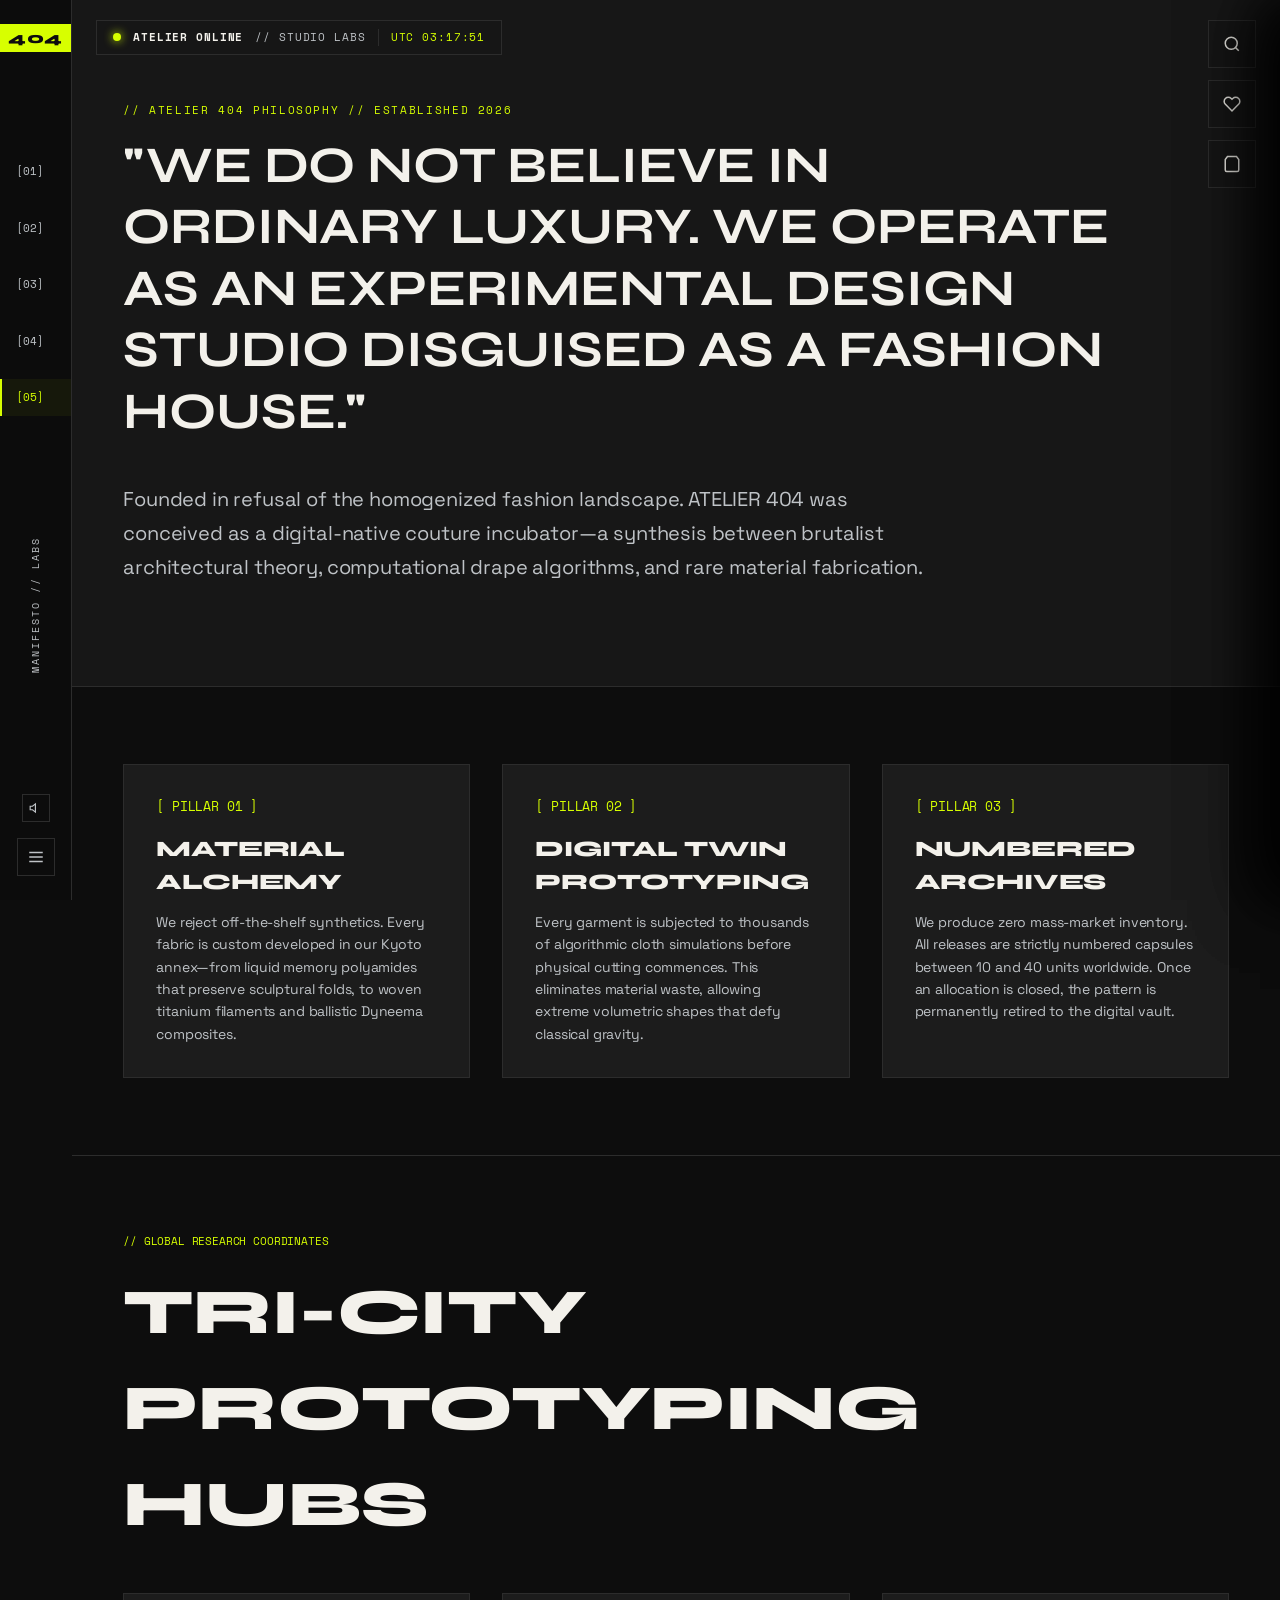
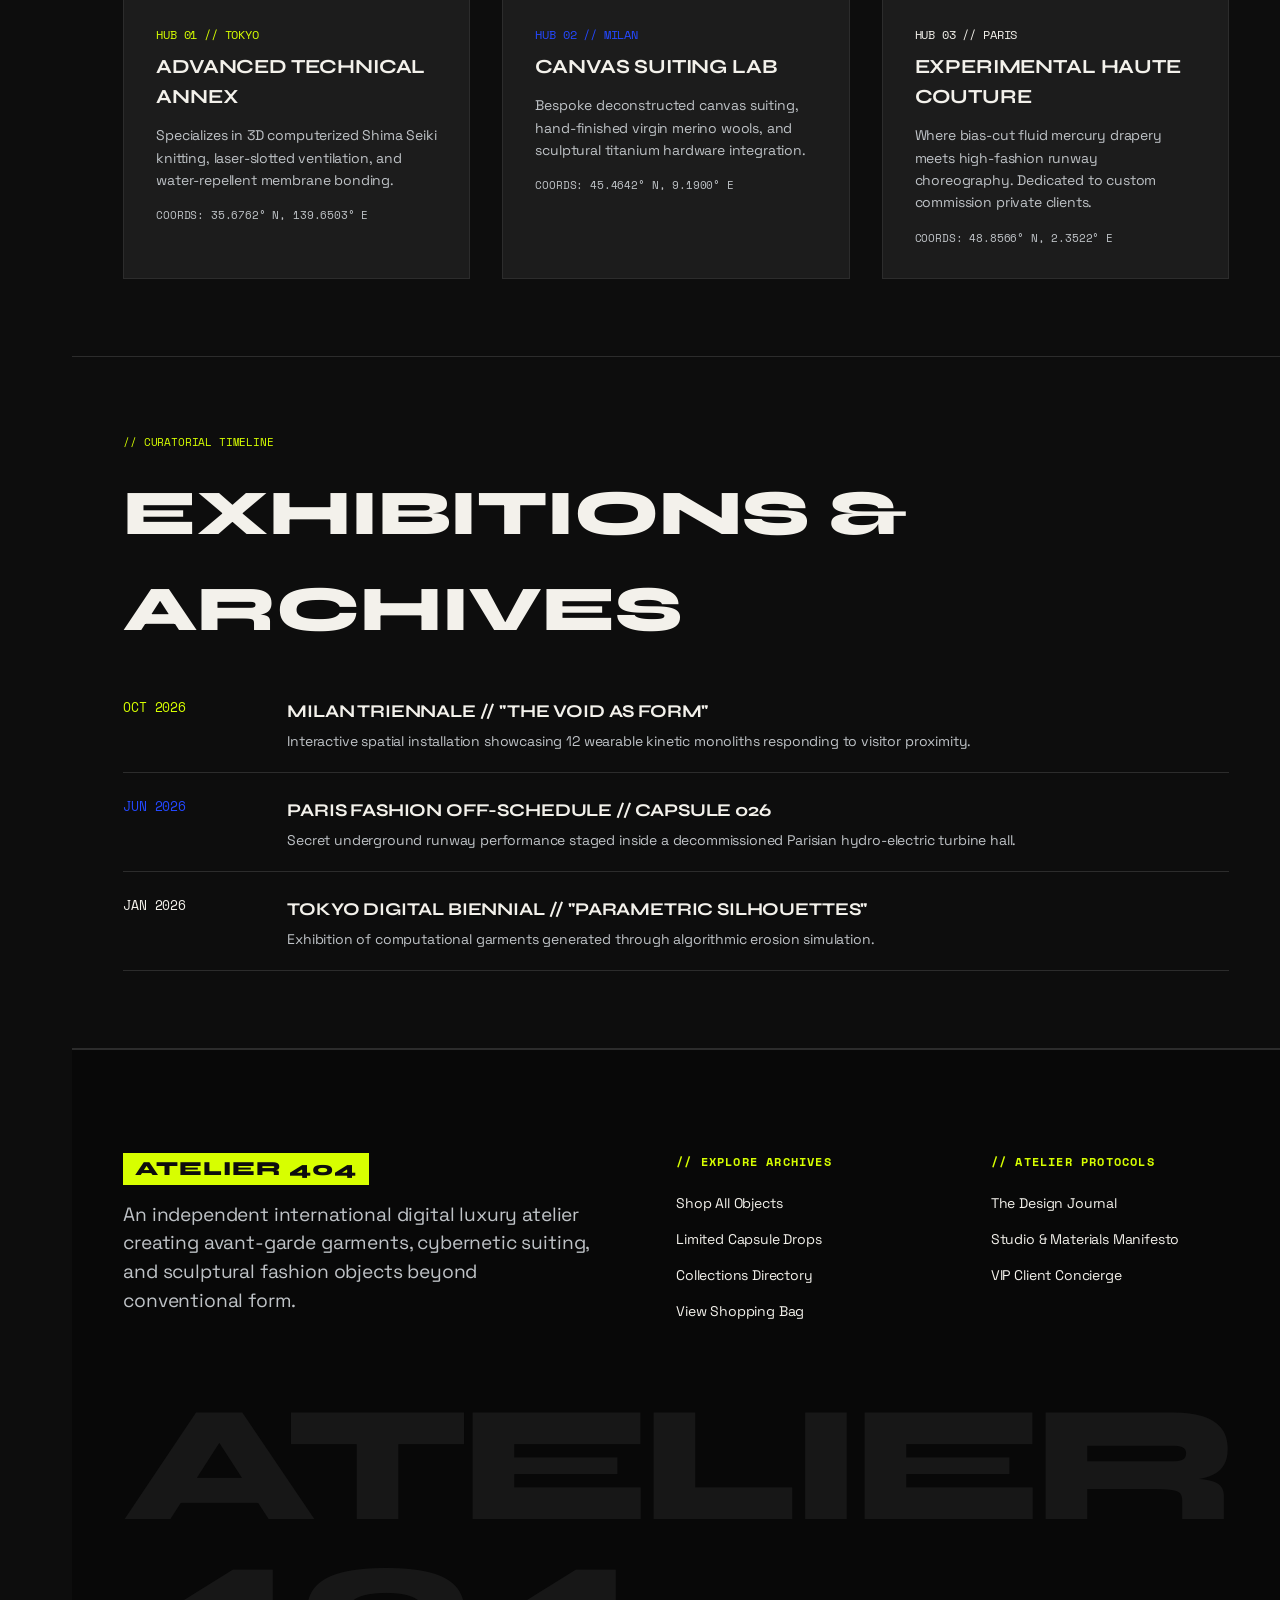
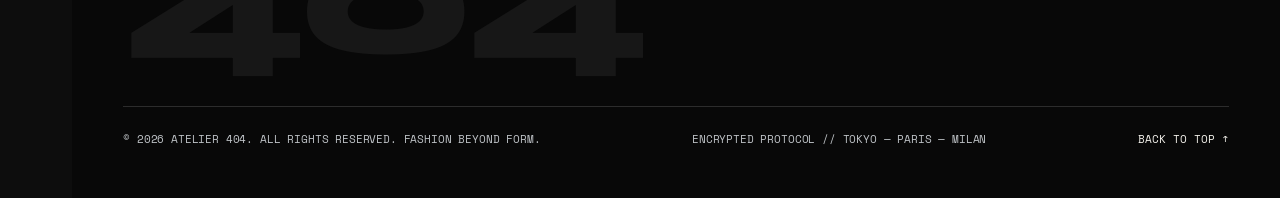
<file: about.html>
<!DOCTYPE html>
<html lang="en">
<head>
  <meta charset="UTF-8">
  <meta name="viewport" content="width=device-width, initial-scale=1.0">
  <title>ABOUT THE ATELIER — ATELIER 404 // FASHION BEYOND FORM</title>
  <meta name="description" content="Inside ATELIER 404: The avant-garde fashion house operating at the intersection of experimental digital art, architectural tailoring, and advanced material science.">
  
  <link rel="stylesheet" href="assets/css/style.css">
  <link rel="stylesheet" href="assets/css/responsive.css">
  <link rel="icon" href="data:image/svg+xml,<svg xmlns=%22http://www.w3.org/2000/svg%22 viewBox=%220 0 100 100%22><text y=%22.9em%22 font-size=%2290%22 fill=%22%23D7FF00%22>⚡</text></svg>">
</head>
<body data-page="about">

  <!-- TOP LIVE STATUS BEACON -->
  <aside class="atelier-live-status" aria-label="Atelier System Status">
    <span class="status-beacon"></span>
    <span class="status-text-live">ATELIER ONLINE</span>
    <span>// STUDIO LABS</span>
    <span class="status-time" id="live-status-clock">UTC 00:00:00</span>
  </aside>

  <!-- DESKTOP FLOATING NAVIGATION RAIL (LEFT) -->
  <nav class="floating-nav-rail" aria-label="Primary Navigation">
    <div class="nav-rail-top">
      <a href="index.html" class="nav-rail-brand" aria-label="Atelier 404 Home">
        <span class="brand-glyph-404">404</span>
        <span class="brand-title-full">ATELIER 404</span>
      </a>
    </div>

    <div class="nav-rail-center">
      <a href="index.html" class="nav-rail-item" data-nav-target="index.html">
        <span class="nav-item-num">[01]</span>
        <span class="nav-item-label">DISCOVER</span>
      </a>
      <a href="collections.html" class="nav-rail-item" data-nav-target="collections.html">
        <span class="nav-item-num">[02]</span>
        <span class="nav-item-label">COLLECTIONS</span>
      </a>
      <a href="shop.html" class="nav-rail-item" data-nav-target="shop.html">
        <span class="nav-item-num">[03]</span>
        <span class="nav-item-label">SHOP</span>
      </a>
      <a href="journal.html" class="nav-rail-item" data-nav-target="journal.html">
        <span class="nav-item-num">[04]</span>
        <span class="nav-item-label">JOURNAL</span>
      </a>
      <a href="about.html" class="nav-rail-item is-active" data-nav-target="about.html">
        <span class="nav-item-num">[05]</span>
        <span class="nav-item-label">ABOUT</span>
      </a>
    </div>

    <div class="nav-rail-vertical-label">
      MANIFESTO // LABS
    </div>

    <div class="nav-rail-bottom">
      <button class="audio-sound-toggle" aria-label="Toggle Audio Feedback">
        <svg width="14" height="14" viewBox="0 0 24 24" fill="none" stroke="currentColor" stroke-width="2">
          <polygon points="11 5 6 9 2 9 2 15 6 15 11 19 11 5"></polygon>
        </svg>
        <span class="sound-toggle-label">AUDIO: OFF</span>
      </button>

      <button class="nav-rail-toggle" aria-label="Expand Navigation Rail" aria-expanded="false">
        <svg width="18" height="18" viewBox="0 0 24 24" fill="none" stroke="currentColor" stroke-width="2">
          <line x1="3" y1="12" x2="21" y2="12"></line>
          <line x1="3" y1="6" x2="21" y2="6"></line>
          <line x1="3" y1="18" x2="21" y2="18"></line>
        </svg>
      </button>
    </div>
  </nav>

  <!-- FLOATING UTILITY PANEL (RIGHT) -->
  <aside class="floating-utility-panel" aria-label="Shopping Controls">
    <button class="utility-btn" data-action="open-search" aria-label="Search Collection">
      <svg width="18" height="18" viewBox="0 0 24 24" fill="none" stroke="currentColor" stroke-width="2">
        <circle cx="11" cy="11" r="8"></circle>
        <line x1="21" y1="21" x2="16.65" y2="16.65"></line>
      </svg>
    </button>
    <button class="utility-btn" data-action="open-wishlist" aria-label="Wishlist">
      <svg width="18" height="18" viewBox="0 0 24 24" fill="none" stroke="currentColor" stroke-width="2">
        <path d="M20.84 4.61a5.5 5.5 0 0 0-7.78 0L12 5.67l-1.06-1.06a5.5 5.5 0 0 0-7.78 7.78l1.06 1.06L12 21.23l7.78-7.78 1.06-1.06a5.5 5.5 0 0 0 0-7.78z"></path>
      </svg>
      <span class="wishlist-count-badge" style="display: none;">0</span>
    </button>
    <button class="utility-btn" data-action="open-cart" aria-label="Shopping Bag">
      <svg width="18" height="18" viewBox="0 0 24 24" fill="none" stroke="currentColor" stroke-width="2">
        <path d="M6 2L3 6v14a2 2 0 0 0 2 2h14a2 2 0 0 0 2-2V6l-3-4z"></path>
      </svg>
      <span class="cart-count-badge" style="display: none;">0</span>
    </button>
  </aside>

  <!-- MOBILE TOP BAR -->
  <header class="mobile-top-header">
    <a href="index.html" class="mobile-brand-mark">
      <span class="brand-glyph-404">404</span>
      <span style="font-family: var(--font-display); font-weight: 800; font-size: 16px;">ATELIER 404</span>
    </a>
    <div class="mobile-nav-actions">
      <button class="utility-btn" style="width: 38px; height: 38px;" data-action="open-cart" aria-label="Shopping Bag">
        <svg width="16" height="16" viewBox="0 0 24 24" fill="none" stroke="currentColor" stroke-width="2">
          <path d="M6 2L3 6v14a2 2 0 0 0 2 2h14a2 2 0 0 0 2-2V6l-3-4z"></path>
        </svg>
        <span class="cart-count-badge" style="display: none;">0</span>
      </button>
      <button class="mobile-menu-trigger" aria-label="Open Mobile Menu" aria-expanded="false">
        <span></span><span></span><span></span>
      </button>
    </div>
  </header>

  <!-- MOBILE OVERLAY -->
  <div class="mobile-nav-overlay" aria-hidden="true">
    <div class="mobile-nav-header">
      <div class="brand-glyph-404">ATELIER 404</div>
      <button class="mobile-nav-close" aria-label="Close Mobile Menu">[ CLOSE ✕ ]</button>
    </div>
    <nav class="mobile-nav-links">
      <a href="index.html" class="mobile-nav-link"><span class="m-idx">01</span> DISCOVER</a>
      <a href="collections.html" class="mobile-nav-link"><span class="m-idx">02</span> COLLECTIONS</a>
      <a href="shop.html" class="mobile-nav-link"><span class="m-idx">03</span> SHOP ALL</a>
      <a href="new-drops.html" class="mobile-nav-link"><span class="m-idx">04</span> NEW DROPS</a>
      <a href="journal.html" class="mobile-nav-link"><span class="m-idx">05</span> JOURNAL</a>
      <a href="about.html" class="mobile-nav-link"><span class="m-idx">06</span> ABOUT</a>
      <a href="contact.html" class="mobile-nav-link"><span class="m-idx">07</span> CONTACT</a>
      <a href="cart.html" class="mobile-nav-link"><span class="m-idx">08</span> SHOPPING BAG</a>
    </nav>
  </div>

  <main class="page-wrapper" id="main-content">

    <!-- ABOUT HERO MANIFESTO -->
    <header class="about-hero-section">
      <div style="font-family: var(--font-mono); font-size: 11px; color: var(--color-electric-lime); margin-bottom: 16px; letter-spacing: 0.15em;">
        // ATELIER 404 PHILOSOPHY // ESTABLISHED 2026
      </div>
      <h1 class="about-manifesto-text">
        "WE DO NOT BELIEVE IN ORDINARY LUXURY. WE OPERATE AS AN EXPERIMENTAL DESIGN STUDIO DISGUISED AS A FASHION HOUSE."
      </h1>
      <p style="font-size: 1.25rem; color: var(--color-metallic-silver); max-width: 800px; line-height: 1.7;">
        Founded in refusal of the homogenized fashion landscape. ATELIER 404 was conceived as a digital-native couture incubator—a synthesis between brutalist architectural theory, computational drape algorithms, and rare material fabrication.
      </p>
    </header>

    <!-- 3 PILLARS OF INNOVATION -->
    <section class="about-pillars-grid" aria-label="Pillars of Innovation">
      <div class="about-pillar-card">
        <div class="pillar-number">[ PILLAR 01 ]</div>
        <h3 class="pillar-title">MATERIAL ALCHEMY</h3>
        <p style="font-size: 14px; color: var(--color-metallic-silver); line-height: 1.6;">
          We reject off-the-shelf synthetics. Every fabric is custom developed in our Kyoto annex—from liquid memory polyamides that preserve sculptural folds, to woven titanium filaments and ballistic Dyneema composites.
        </p>
      </div>

      <div class="about-pillar-card">
        <div class="pillar-number">[ PILLAR 02 ]</div>
        <h3 class="pillar-title">DIGITAL TWIN PROTOTYPING</h3>
        <p style="font-size: 14px; color: var(--color-metallic-silver); line-height: 1.6;">
          Every garment is subjected to thousands of algorithmic cloth simulations before physical cutting commences. This eliminates material waste, allowing extreme volumetric shapes that defy classical gravity.
        </p>
      </div>

      <div class="about-pillar-card">
        <div class="pillar-number">[ PILLAR 03 ]</div>
        <h3 class="pillar-title">NUMBERED ARCHIVES</h3>
        <p style="font-size: 14px; color: var(--color-metallic-silver); line-height: 1.6;">
          We produce zero mass-market inventory. All releases are strictly numbered capsules between 10 and 40 units worldwide. Once an allocation is closed, the pattern is permanently retired to the digital vault.
        </p>
      </div>
    </section>

    <!-- STUDIO HUBS -->
    <section style="padding: 6vw 4vw; border-bottom: 1px solid var(--color-graphite-border);" aria-label="Studio Hubs">
      <div style="font-family: var(--font-mono); font-size: 11px; color: var(--color-electric-lime); margin-bottom: 16px;">
        // GLOBAL RESEARCH COORDINATES
      </div>
      <h2 style="font-family: var(--font-display); font-weight: 800; font-size: clamp(2.2rem, 5vw, 4rem); text-transform: uppercase; margin-bottom: 40px;">
        TRI-CITY PROTOTYPING HUBS
      </h2>

      <div style="display: grid; grid-template-columns: repeat(auto-fit, minmax(300px, 1fr)); gap: 32px;">
        <div style="background: var(--color-graphite-card); border: 1px solid var(--color-graphite-border); padding: 32px;">
          <div style="font-family: var(--font-mono); font-size: 12px; color: var(--color-electric-lime); margin-bottom: 8px;">HUB 01 // TOKYO</div>
          <h4 style="font-family: var(--font-display); font-size: 20px; margin-bottom: 12px;">ADVANCED TECHNICAL ANNEX</h4>
          <p style="font-size: 14px; color: var(--color-metallic-silver); line-height: 1.6;">Specializes in 3D computerized Shima Seiki knitting, laser-slotted ventilation, and water-repellent membrane bonding.</p>
          <div style="font-family: var(--font-mono); font-size: 11px; color: var(--color-metallic-silver); margin-top: 16px;">COORDS: 35.6762° N, 139.6503° E</div>
        </div>

        <div style="background: var(--color-graphite-card); border: 1px solid var(--color-graphite-border); padding: 32px;">
          <div style="font-family: var(--font-mono); font-size: 12px; color: var(--color-cobalt-blue); margin-bottom: 8px;">HUB 02 // MILAN</div>
          <h4 style="font-family: var(--font-display); font-size: 20px; margin-bottom: 12px;">CANVAS SUITING LAB</h4>
          <p style="font-size: 14px; color: var(--color-metallic-silver); line-height: 1.6;">Bespoke deconstructed canvas suiting, hand-finished virgin merino wools, and sculptural titanium hardware integration.</p>
          <div style="font-family: var(--font-mono); font-size: 11px; color: var(--color-metallic-silver); margin-top: 16px;">COORDS: 45.4642° N, 9.1900° E</div>
        </div>

        <div style="background: var(--color-graphite-card); border: 1px solid var(--color-graphite-border); padding: 32px;">
          <div style="font-family: var(--font-mono); font-size: 12px; color: var(--color-off-white); margin-bottom: 8px;">HUB 03 // PARIS</div>
          <h4 style="font-family: var(--font-display); font-size: 20px; margin-bottom: 12px;">EXPERIMENTAL HAUTE COUTURE</h4>
          <p style="font-size: 14px; color: var(--color-metallic-silver); line-height: 1.6;">Where bias-cut fluid mercury drapery meets high-fashion runway choreography. Dedicated to custom commission private clients.</p>
          <div style="font-family: var(--font-mono); font-size: 11px; color: var(--color-metallic-silver); margin-top: 16px;">COORDS: 48.8566° N, 2.3522° E</div>
        </div>
      </div>
    </section>

    <!-- EXHIBITION TIMELINE -->
    <section style="padding: 6vw 4vw; border-bottom: 1px solid var(--color-graphite-border);" aria-label="Exhibitions">
      <div style="font-family: var(--font-mono); font-size: 11px; color: var(--color-electric-lime); margin-bottom: 16px;">
        // CURATORIAL TIMELINE
      </div>
      <h2 style="font-family: var(--font-display); font-weight: 800; font-size: clamp(2.2rem, 5vw, 4rem); text-transform: uppercase; margin-bottom: 40px;">
        EXHIBITIONS & ARCHIVES
      </h2>

      <div style="display: flex; flex-direction: column; gap: 24px;">
        <div style="display: grid; grid-template-columns: 140px 1fr; gap: 24px; border-bottom: 1px solid var(--color-graphite-border); padding-bottom: 20px;">
          <span style="font-family: var(--font-mono); font-size: 13px; color: var(--color-electric-lime);">OCT 2026</span>
          <div>
            <h4 style="font-family: var(--font-display); font-size: 18px; margin-bottom: 6px;">MILAN TRIENNALE // "THE VOID AS FORM"</h4>
            <p style="font-size: 14px; color: var(--color-metallic-silver);">Interactive spatial installation showcasing 12 wearable kinetic monoliths responding to visitor proximity.</p>
          </div>
        </div>

        <div style="display: grid; grid-template-columns: 140px 1fr; gap: 24px; border-bottom: 1px solid var(--color-graphite-border); padding-bottom: 20px;">
          <span style="font-family: var(--font-mono); font-size: 13px; color: var(--color-cobalt-blue);">JUN 2026</span>
          <div>
            <h4 style="font-family: var(--font-display); font-size: 18px; margin-bottom: 6px;">PARIS FASHION OFF-SCHEDULE // CAPSULE 026</h4>
            <p style="font-size: 14px; color: var(--color-metallic-silver);">Secret underground runway performance staged inside a decommissioned Parisian hydro-electric turbine hall.</p>
          </div>
        </div>

        <div style="display: grid; grid-template-columns: 140px 1fr; gap: 24px; border-bottom: 1px solid var(--color-graphite-border); padding-bottom: 20px;">
          <span style="font-family: var(--font-mono); font-size: 13px; color: var(--color-off-white);">JAN 2026</span>
          <div>
            <h4 style="font-family: var(--font-display); font-size: 18px; margin-bottom: 6px;">TOKYO DIGITAL BIENNIAL // "PARAMETRIC SILHOUETTES"</h4>
            <p style="font-size: 14px; color: var(--color-metallic-silver);">Exhibition of computational garments generated through algorithmic erosion simulation.</p>
          </div>
        </div>
      </div>
    </section>

    <!-- FOOTER -->
    <footer class="atelier-magazine-footer" aria-label="Site Footer">
      <div class="footer-top-row">
        <div class="footer-col-manifesto">
          <div class="brand-glyph-404" style="font-size: 20px; padding: 6px 12px;">ATELIER 404</div>
          <p>An independent international digital luxury atelier creating avant-garde garments, cybernetic suiting, and sculptural fashion objects beyond conventional form.</p>
        </div>
        <div class="footer-col-links">
          <h4>// EXPLORE ARCHIVES</h4>
          <ul>
            <li><a href="shop.html">Shop All Objects</a></li>
            <li><a href="new-drops.html">Limited Capsule Drops</a></li>
            <li><a href="collections.html">Collections Directory</a></li>
            <li><a href="cart.html">View Shopping Bag</a></li>
          </ul>
        </div>
        <div class="footer-col-links">
          <h4>// ATELIER PROTOCOLS</h4>
          <ul>
            <li><a href="journal.html">The Design Journal</a></li>
            <li><a href="about.html">Studio & Materials Manifesto</a></li>
            <li><a href="contact.html">VIP Client Concierge</a></li>
          </ul>
        </div>
      </div>
      <div class="footer-giant-wordmark">ATELIER 404</div>
      <div class="footer-bottom-bar">
        <div>© 2026 ATELIER 404. ALL RIGHTS RESERVED. FASHION BEYOND FORM.</div>
        <div>ENCRYPTED PROTOCOL // TOKYO — PARIS — MILAN</div>
        <button class="btn-back-to-top">BACK TO TOP ↑</button>
      </div>
    </footer>

  </main>

  <!-- SEARCH MODAL -->
  <div class="atelier-search-modal" id="atelier-search-modal" role="dialog" aria-modal="true" aria-label="Search Catalog">
    <div class="search-modal-header">
      <div class="search-modal-title">// SEARCH ARCHIVE REPOSITORY [PRESS ESC TO EXIT]</div>
      <button class="search-modal-close" aria-label="Close Search">[ CLOSE ✕ ]</button>
    </div>
    <div class="search-input-wrapper">
      <input type="text" id="atelier-search-input" class="search-input-field" placeholder="QUERY OBJECT, MATERIAL, OR CODE..." autocomplete="off" />
    </div>
    <div id="search-results-container"></div>
  </div>

  <!-- WISHLIST DRAWER -->
  <aside class="atelier-slide-drawer" id="atelier-wishlist-drawer" role="dialog" aria-label="Archive Wishlist">
    <div class="drawer-header">
      <h3 class="drawer-title">ARCHIVE WISHLIST</h3>
      <button class="drawer-close-btn wishlist-drawer-close">[ CLOSE ✕ ]</button>
    </div>
    <div class="drawer-content" id="wishlist-drawer-items"></div>
  </aside>

  <!-- QUICK CART DRAWER -->
  <aside class="atelier-slide-drawer" id="atelier-quick-cart-drawer" role="dialog" aria-label="Quick Shopping Bag">
    <div class="drawer-header">
      <h3 class="drawer-title">SHOPPING BAG</h3>
      <button class="drawer-close-btn quick-cart-close">[ CLOSE ✕ ]</button>
    </div>
    <div class="drawer-content" id="quick-cart-items"></div>
    <div class="drawer-footer">
      <div class="drawer-subtotal-row">
        <span>SUBTOTAL (INR):</span>
        <span class="drawer-subtotal-val" id="quick-cart-subtotal">₹0</span>
      </div>
      <div style="display: flex; flex-direction: column; gap: 10px;">
        <a href="cart.html" class="btn-atelier-primary" style="width: 100%; text-align: center;">PROCEED TO CHECKOUT</a>
      </div>
    </div>
  </aside>

  <script src="assets/js/products.js"></script>
  <script src="assets/js/cart.js"></script>
  <script src="assets/js/navigation.js"></script>
  <script src="assets/js/gallery.js"></script>
  <script src="assets/js/interactions.js"></script>
  <script src="assets/js/main.js"></script>
</body>
</html>
</file>
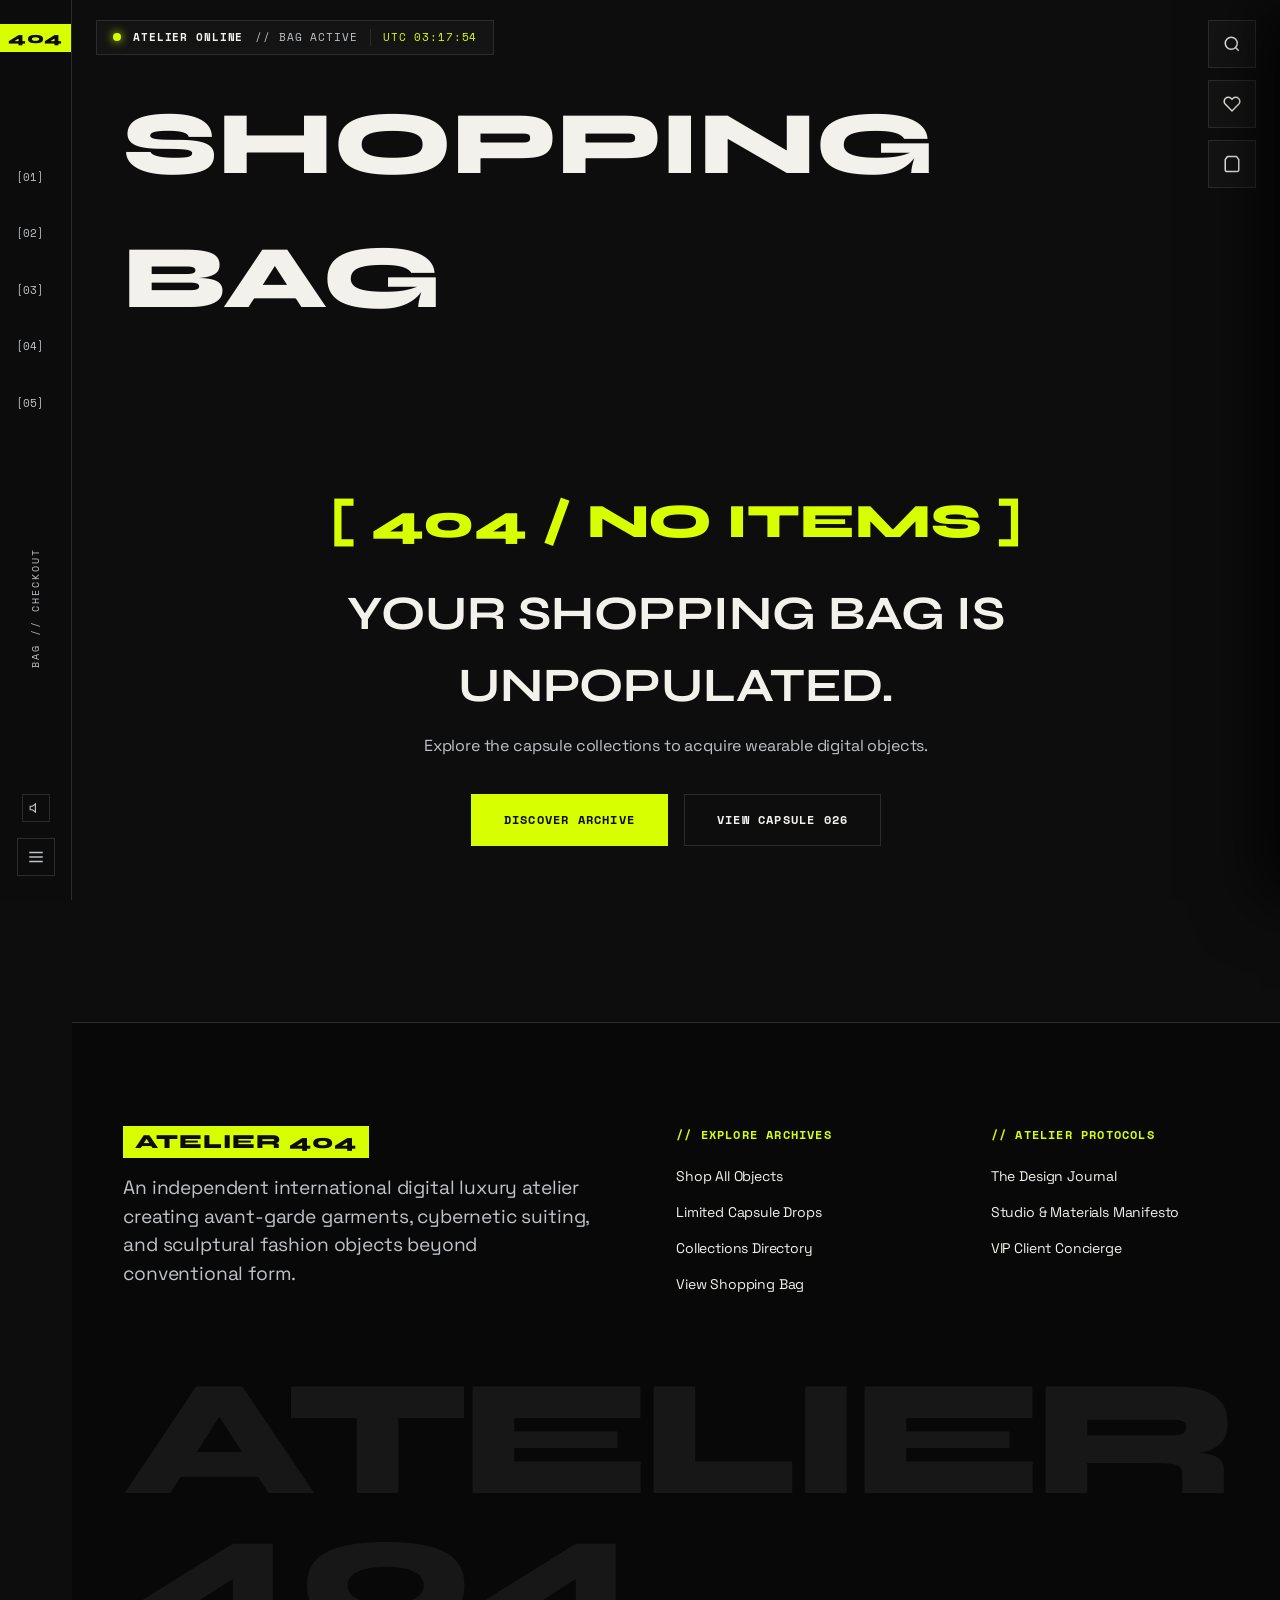
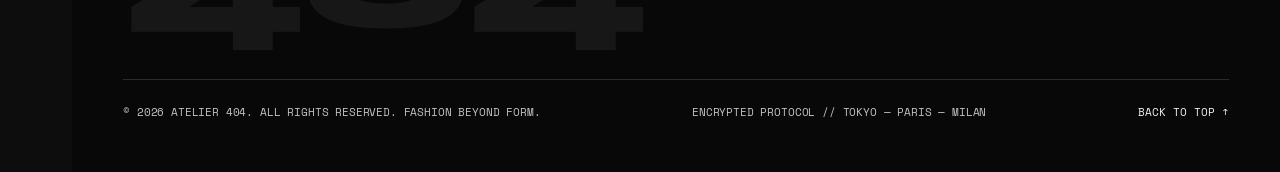
<file: cart.html>
<!DOCTYPE html>
<html lang="en">
<head>
  <meta charset="UTF-8">
  <meta name="viewport" content="width=device-width, initial-scale=1.0">
  <title>SHOPPING BAG — ATELIER 404 // CHECKOUT DISPATCH</title>
  <meta name="description" content="Review your curated fashion objects, update quantities, apply archive promo ciphers, and simulate direct dispatch.">
  
  <link rel="stylesheet" href="assets/css/style.css">
  <link rel="stylesheet" href="assets/css/responsive.css">
  <link rel="icon" href="data:image/svg+xml,<svg xmlns=%22http://www.w3.org/2000/svg%22 viewBox=%220 0 100 100%22><text y=%22.9em%22 font-size=%2290%22 fill=%22%23D7FF00%22>⚡</text></svg>">
</head>
<body data-page="cart">

  <!-- TOP LIVE STATUS BEACON -->
  <aside class="atelier-live-status" aria-label="Atelier System Status">
    <span class="status-beacon"></span>
    <span class="status-text-live">ATELIER ONLINE</span>
    <span>// BAG ACTIVE</span>
    <span class="status-time" id="live-status-clock">UTC 00:00:00</span>
  </aside>

  <!-- DESKTOP FLOATING NAVIGATION RAIL (LEFT) -->
  <nav class="floating-nav-rail" aria-label="Primary Navigation">
    <div class="nav-rail-top">
      <a href="index.html" class="nav-rail-brand" aria-label="Atelier 404 Home">
        <span class="brand-glyph-404">404</span>
        <span class="brand-title-full">ATELIER 404</span>
      </a>
    </div>

    <div class="nav-rail-center">
      <a href="index.html" class="nav-rail-item" data-nav-target="index.html">
        <span class="nav-item-num">[01]</span>
        <span class="nav-item-label">DISCOVER</span>
      </a>
      <a href="collections.html" class="nav-rail-item" data-nav-target="collections.html">
        <span class="nav-item-num">[02]</span>
        <span class="nav-item-label">COLLECTIONS</span>
      </a>
      <a href="shop.html" class="nav-rail-item" data-nav-target="shop.html">
        <span class="nav-item-num">[03]</span>
        <span class="nav-item-label">SHOP</span>
      </a>
      <a href="journal.html" class="nav-rail-item" data-nav-target="journal.html">
        <span class="nav-item-num">[04]</span>
        <span class="nav-item-label">JOURNAL</span>
      </a>
      <a href="about.html" class="nav-rail-item" data-nav-target="about.html">
        <span class="nav-item-num">[05]</span>
        <span class="nav-item-label">ABOUT</span>
      </a>
    </div>

    <div class="nav-rail-vertical-label">
      BAG // CHECKOUT
    </div>

    <div class="nav-rail-bottom">
      <button class="audio-sound-toggle" aria-label="Toggle Audio Feedback">
        <svg width="14" height="14" viewBox="0 0 24 24" fill="none" stroke="currentColor" stroke-width="2">
          <polygon points="11 5 6 9 2 9 2 15 6 15 11 19 11 5"></polygon>
        </svg>
        <span class="sound-toggle-label">AUDIO: OFF</span>
      </button>

      <button class="nav-rail-toggle" aria-label="Expand Navigation Rail" aria-expanded="false">
        <svg width="18" height="18" viewBox="0 0 24 24" fill="none" stroke="currentColor" stroke-width="2">
          <line x1="3" y1="12" x2="21" y2="12"></line>
          <line x1="3" y1="6" x2="21" y2="6"></line>
          <line x1="3" y1="18" x2="21" y2="18"></line>
        </svg>
      </button>
    </div>
  </nav>

  <!-- FLOATING UTILITY PANEL (RIGHT) -->
  <aside class="floating-utility-panel" aria-label="Shopping Controls">
    <button class="utility-btn" data-action="open-search" aria-label="Search Collection">
      <svg width="18" height="18" viewBox="0 0 24 24" fill="none" stroke="currentColor" stroke-width="2">
        <circle cx="11" cy="11" r="8"></circle>
        <line x1="21" y1="21" x2="16.65" y2="16.65"></line>
      </svg>
    </button>
    <button class="utility-btn" data-action="open-wishlist" aria-label="Wishlist">
      <svg width="18" height="18" viewBox="0 0 24 24" fill="none" stroke="currentColor" stroke-width="2">
        <path d="M20.84 4.61a5.5 5.5 0 0 0-7.78 0L12 5.67l-1.06-1.06a5.5 5.5 0 0 0-7.78 7.78l1.06 1.06L12 21.23l7.78-7.78 1.06-1.06a5.5 5.5 0 0 0 0-7.78z"></path>
      </svg>
      <span class="wishlist-count-badge" style="display: none;">0</span>
    </button>
    <button class="utility-btn" data-action="open-cart" aria-label="Shopping Bag">
      <svg width="18" height="18" viewBox="0 0 24 24" fill="none" stroke="currentColor" stroke-width="2">
        <path d="M6 2L3 6v14a2 2 0 0 0 2 2h14a2 2 0 0 0 2-2V6l-3-4z"></path>
      </svg>
      <span class="cart-count-badge" style="display: none;">0</span>
    </button>
  </aside>

  <!-- MOBILE TOP BAR -->
  <header class="mobile-top-header">
    <a href="index.html" class="mobile-brand-mark">
      <span class="brand-glyph-404">404</span>
      <span style="font-family: var(--font-display); font-weight: 800; font-size: 16px;">ATELIER 404</span>
    </a>
    <div class="mobile-nav-actions">
      <button class="utility-btn" style="width: 38px; height: 38px;" data-action="open-cart" aria-label="Shopping Bag">
        <svg width="16" height="16" viewBox="0 0 24 24" fill="none" stroke="currentColor" stroke-width="2">
          <path d="M6 2L3 6v14a2 2 0 0 0 2 2h14a2 2 0 0 0 2-2V6l-3-4z"></path>
        </svg>
        <span class="cart-count-badge" style="display: none;">0</span>
      </button>
      <button class="mobile-menu-trigger" aria-label="Open Mobile Menu" aria-expanded="false">
        <span></span><span></span><span></span>
      </button>
    </div>
  </header>

  <!-- MOBILE OVERLAY -->
  <div class="mobile-nav-overlay" aria-hidden="true">
    <div class="mobile-nav-header">
      <div class="brand-glyph-404">ATELIER 404</div>
      <button class="mobile-nav-close" aria-label="Close Mobile Menu">[ CLOSE ✕ ]</button>
    </div>
    <nav class="mobile-nav-links">
      <a href="index.html" class="mobile-nav-link"><span class="m-idx">01</span> DISCOVER</a>
      <a href="collections.html" class="mobile-nav-link"><span class="m-idx">02</span> COLLECTIONS</a>
      <a href="shop.html" class="mobile-nav-link"><span class="m-idx">03</span> SHOP ALL</a>
      <a href="new-drops.html" class="mobile-nav-link"><span class="m-idx">04</span> NEW DROPS</a>
      <a href="journal.html" class="mobile-nav-link"><span class="m-idx">05</span> JOURNAL</a>
      <a href="about.html" class="mobile-nav-link"><span class="m-idx">06</span> ABOUT</a>
      <a href="contact.html" class="mobile-nav-link"><span class="m-idx">07</span> CONTACT</a>
      <a href="cart.html" class="mobile-nav-link"><span class="m-idx">08</span> SHOPPING BAG</a>
    </nav>
  </div>

  <main class="page-wrapper" id="main-content">

    <section class="cart-page-section" aria-label="Shopping Bag and Checkout">
      <h1 class="cart-page-title">SHOPPING BAG</h1>

      <div id="cart-content-wrapper">
        <div class="cart-layout-grid">
          
          <!-- Items List Column -->
          <div class="cart-items-wrapper" id="cart-page-items">
            <!-- Rendered dynamically by main.js from window.AtelierCart.getCart() -->
          </div>

          <!-- Summary Column -->
          <div class="cart-summary-card">
            <h2 class="summary-title">ORDER SUMMARY</h2>

            <div class="summary-row">
              <span>ITEMS SUBTOTAL:</span>
              <span id="cart-page-subtotal">₹0</span>
            </div>

            <div class="summary-row">
              <span>ESTIMATED TAX (12% GST):</span>
              <span id="cart-page-tax">₹0</span>
            </div>

            <div class="summary-row">
              <span>EXPRESS INSURED COURIER:</span>
              <span id="cart-page-shipping">COMPLIMENTARY</span>
            </div>

            <!-- Promo Cipher Input -->
            <div class="promo-code-box">
              <input type="text" id="cart-promo-input" class="promo-input" placeholder="PROMO CIPHER (e.g. ATELIER10)" aria-label="Promo code input" />
              <button class="btn-small-lime" id="cart-promo-btn">APPLY</button>
            </div>
            <div class="promo-notice" id="cart-promo-notice"></div>

            <div class="summary-row total-row">
              <span>TOTAL (INR):</span>
              <span class="total-val" id="cart-page-total">₹0</span>
            </div>

            <button class="btn-atelier-primary" id="cart-checkout-btn" style="width: 100%; margin-top: 24px;">
              PROCEED TO SIMULATED CHECKOUT →
            </button>

            <div style="font-family: var(--font-mono); font-size: 10px; color: var(--color-metallic-silver); text-align: center; margin-top: 16px;">
              DEMO TRANSACTION // NO ACTUAL FINANCIAL CHARGE OCCURS
            </div>
          </div>

        </div>
      </div>
    </section>

    <!-- FOOTER -->
    <footer class="atelier-magazine-footer" aria-label="Site Footer">
      <div class="footer-top-row">
        <div class="footer-col-manifesto">
          <div class="brand-glyph-404" style="font-size: 20px; padding: 6px 12px;">ATELIER 404</div>
          <p>An independent international digital luxury atelier creating avant-garde garments, cybernetic suiting, and sculptural fashion objects beyond conventional form.</p>
        </div>
        <div class="footer-col-links">
          <h4>// EXPLORE ARCHIVES</h4>
          <ul>
            <li><a href="shop.html">Shop All Objects</a></li>
            <li><a href="new-drops.html">Limited Capsule Drops</a></li>
            <li><a href="collections.html">Collections Directory</a></li>
            <li><a href="cart.html">View Shopping Bag</a></li>
          </ul>
        </div>
        <div class="footer-col-links">
          <h4>// ATELIER PROTOCOLS</h4>
          <ul>
            <li><a href="journal.html">The Design Journal</a></li>
            <li><a href="about.html">Studio & Materials Manifesto</a></li>
            <li><a href="contact.html">VIP Client Concierge</a></li>
          </ul>
        </div>
      </div>
      <div class="footer-giant-wordmark">ATELIER 404</div>
      <div class="footer-bottom-bar">
        <div>© 2026 ATELIER 404. ALL RIGHTS RESERVED. FASHION BEYOND FORM.</div>
        <div>ENCRYPTED PROTOCOL // TOKYO — PARIS — MILAN</div>
        <button class="btn-back-to-top">BACK TO TOP ↑</button>
      </div>
    </footer>

  </main>

  <!-- SIMULATED CHECKOUT ORDER CONFIRMATION MODAL -->
  <div class="atelier-quickview-modal" id="atelier-checkout-modal" role="dialog" aria-modal="true" aria-label="Order Confirmation">
    <div class="quickview-dialog" style="grid-template-columns: 1fr; max-width: 600px; padding: 40px; text-align: center;">
      <button class="quickview-modal-close checkout-modal-close">✕</button>
      
      <div style="font-family: var(--font-display); font-size: 44px; color: var(--color-electric-lime); margin-bottom: 12px;">[ ORDER ACQUIRED ]</div>
      
      <h3 style="font-family: var(--font-display); font-weight: 800; font-size: 26px; text-transform: uppercase; margin-bottom: 16px;">
        DISPATCH AUTHORIZATION GRANTED
      </h3>

      <p style="color: var(--color-metallic-silver); line-height: 1.6; margin-bottom: 24px;">
        Your prototype order has been logged into the ATELIER 404 secure fulfillment pipeline. Your garments are being serialized and vacuum-sealed at our Kyoto technical facility.
      </p>

      <div style="background: var(--color-graphite-card); border: 1px solid var(--color-graphite-border); padding: 20px; font-family: var(--font-mono); font-size: 12px; text-align: left; margin-bottom: 24px; line-height: 1.8;">
        <div>ORDER IDENTIFIER: <span id="checkout-order-ref" style="color: var(--color-electric-lime);">AT404-582910</span></div>
        <div>TOTAL REMITTED: <span id="checkout-order-amount" style="color: var(--color-electric-lime);">₹0</span></div>
        <div>STATUS: ALLOCATION RESERVED // PREPARING DISPATCH</div>
        <div>COURIER: INSURED DIRECT AIR TRANSMISSION</div>
      </div>

      <button class="btn-atelier-primary checkout-modal-close" style="width: 100%;">
        RETURN TO ARCHIVE HOME
      </button>
    </div>
  </div>

  <!-- SEARCH MODAL -->
  <div class="atelier-search-modal" id="atelier-search-modal" role="dialog" aria-modal="true" aria-label="Search Catalog">
    <div class="search-modal-header">
      <div class="search-modal-title">// SEARCH ARCHIVE REPOSITORY [PRESS ESC TO EXIT]</div>
      <button class="search-modal-close" aria-label="Close Search">[ CLOSE ✕ ]</button>
    </div>
    <div class="search-input-wrapper">
      <input type="text" id="atelier-search-input" class="search-input-field" placeholder="QUERY OBJECT, MATERIAL, OR CODE..." autocomplete="off" />
    </div>
    <div id="search-results-container"></div>
  </div>

  <!-- WISHLIST DRAWER -->
  <aside class="atelier-slide-drawer" id="atelier-wishlist-drawer" role="dialog" aria-label="Archive Wishlist">
    <div class="drawer-header">
      <h3 class="drawer-title">ARCHIVE WISHLIST</h3>
      <button class="drawer-close-btn wishlist-drawer-close">[ CLOSE ✕ ]</button>
    </div>
    <div class="drawer-content" id="wishlist-drawer-items"></div>
  </aside>

  <script src="assets/js/products.js"></script>
  <script src="assets/js/cart.js"></script>
  <script src="assets/js/navigation.js"></script>
  <script src="assets/js/gallery.js"></script>
  <script src="assets/js/interactions.js"></script>
  <script src="assets/js/main.js"></script>
</body>
</html>
</file>
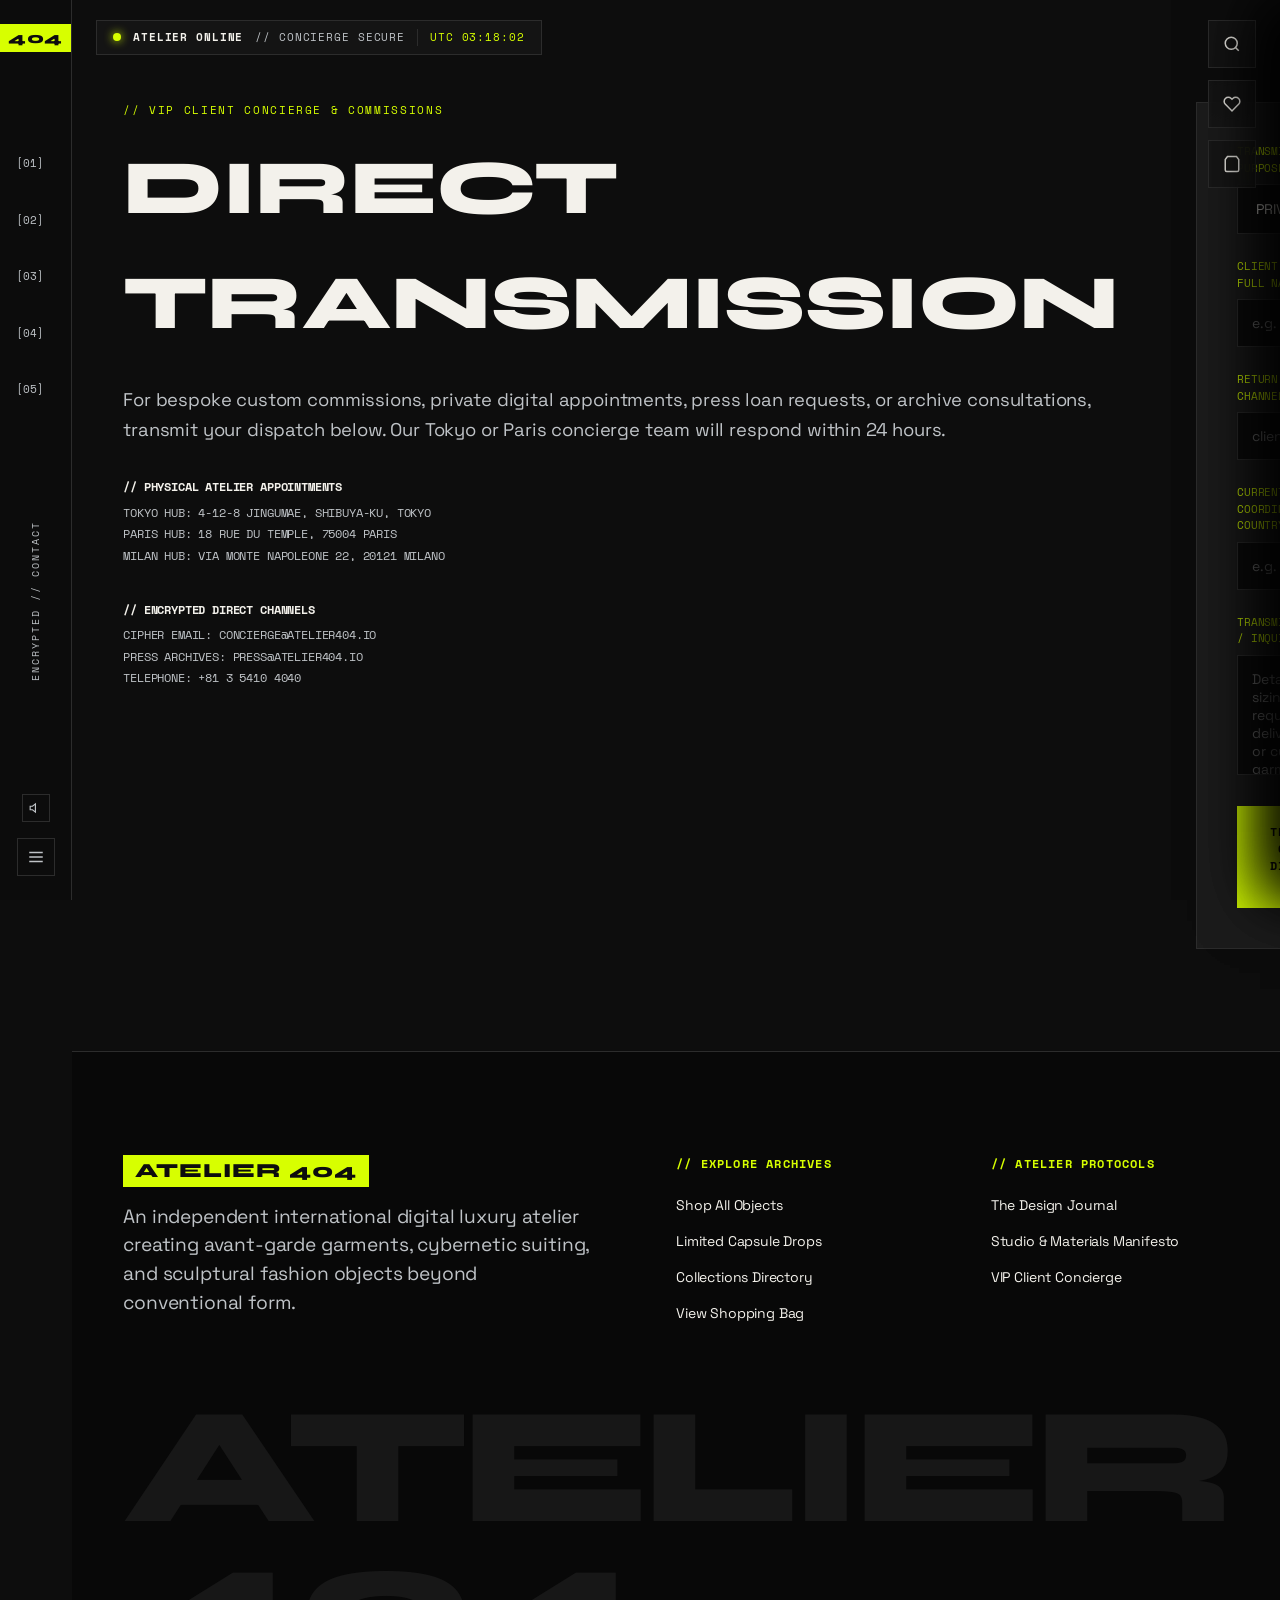
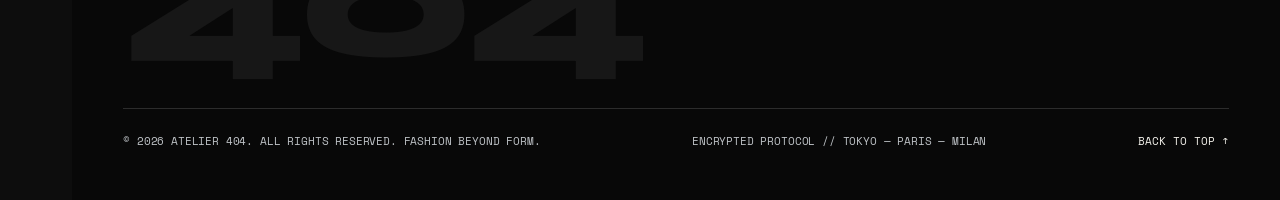
<file: contact.html>
<!DOCTYPE html>
<html lang="en">
<head>
  <meta charset="UTF-8">
  <meta name="viewport" content="width=device-width, initial-scale=1.0">
  <title>VIP CLIENT CONCIERGE — ATELIER 404 // DIRECT CORRESPONDENCE</title>
  <meta name="description" content="Direct correspondence with ATELIER 404 concierge. Private digital fittings, archive commissions, press loans, and studio appointments.">
  
  <link rel="stylesheet" href="assets/css/style.css">
  <link rel="stylesheet" href="assets/css/responsive.css">
  <link rel="icon" href="data:image/svg+xml,<svg xmlns=%22http://www.w3.org/2000/svg%22 viewBox=%220 0 100 100%22><text y=%22.9em%22 font-size=%2290%22 fill=%22%23D7FF00%22>⚡</text></svg>">
</head>
<body data-page="contact">

  <!-- TOP LIVE STATUS BEACON -->
  <aside class="atelier-live-status" aria-label="Atelier System Status">
    <span class="status-beacon"></span>
    <span class="status-text-live">ATELIER ONLINE</span>
    <span>// CONCIERGE SECURE</span>
    <span class="status-time" id="live-status-clock">UTC 00:00:00</span>
  </aside>

  <!-- DESKTOP FLOATING NAVIGATION RAIL (LEFT) -->
  <nav class="floating-nav-rail" aria-label="Primary Navigation">
    <div class="nav-rail-top">
      <a href="index.html" class="nav-rail-brand" aria-label="Atelier 404 Home">
        <span class="brand-glyph-404">404</span>
        <span class="brand-title-full">ATELIER 404</span>
      </a>
    </div>

    <div class="nav-rail-center">
      <a href="index.html" class="nav-rail-item" data-nav-target="index.html">
        <span class="nav-item-num">[01]</span>
        <span class="nav-item-label">DISCOVER</span>
      </a>
      <a href="collections.html" class="nav-rail-item" data-nav-target="collections.html">
        <span class="nav-item-num">[02]</span>
        <span class="nav-item-label">COLLECTIONS</span>
      </a>
      <a href="shop.html" class="nav-rail-item" data-nav-target="shop.html">
        <span class="nav-item-num">[03]</span>
        <span class="nav-item-label">SHOP</span>
      </a>
      <a href="journal.html" class="nav-rail-item" data-nav-target="journal.html">
        <span class="nav-item-num">[04]</span>
        <span class="nav-item-label">JOURNAL</span>
      </a>
      <a href="about.html" class="nav-rail-item" data-nav-target="about.html">
        <span class="nav-item-num">[05]</span>
        <span class="nav-item-label">ABOUT</span>
      </a>
    </div>

    <div class="nav-rail-vertical-label">
      ENCRYPTED // CONTACT
    </div>

    <div class="nav-rail-bottom">
      <button class="audio-sound-toggle" aria-label="Toggle Audio Feedback">
        <svg width="14" height="14" viewBox="0 0 24 24" fill="none" stroke="currentColor" stroke-width="2">
          <polygon points="11 5 6 9 2 9 2 15 6 15 11 19 11 5"></polygon>
        </svg>
        <span class="sound-toggle-label">AUDIO: OFF</span>
      </button>

      <button class="nav-rail-toggle" aria-label="Expand Navigation Rail" aria-expanded="false">
        <svg width="18" height="18" viewBox="0 0 24 24" fill="none" stroke="currentColor" stroke-width="2">
          <line x1="3" y1="12" x2="21" y2="12"></line>
          <line x1="3" y1="6" x2="21" y2="6"></line>
          <line x1="3" y1="18" x2="21" y2="18"></line>
        </svg>
      </button>
    </div>
  </nav>

  <!-- FLOATING UTILITY PANEL (RIGHT) -->
  <aside class="floating-utility-panel" aria-label="Shopping Controls">
    <button class="utility-btn" data-action="open-search" aria-label="Search Collection">
      <svg width="18" height="18" viewBox="0 0 24 24" fill="none" stroke="currentColor" stroke-width="2">
        <circle cx="11" cy="11" r="8"></circle>
        <line x1="21" y1="21" x2="16.65" y2="16.65"></line>
      </svg>
    </button>
    <button class="utility-btn" data-action="open-wishlist" aria-label="Wishlist">
      <svg width="18" height="18" viewBox="0 0 24 24" fill="none" stroke="currentColor" stroke-width="2">
        <path d="M20.84 4.61a5.5 5.5 0 0 0-7.78 0L12 5.67l-1.06-1.06a5.5 5.5 0 0 0-7.78 7.78l1.06 1.06L12 21.23l7.78-7.78 1.06-1.06a5.5 5.5 0 0 0 0-7.78z"></path>
      </svg>
      <span class="wishlist-count-badge" style="display: none;">0</span>
    </button>
    <button class="utility-btn" data-action="open-cart" aria-label="Shopping Bag">
      <svg width="18" height="18" viewBox="0 0 24 24" fill="none" stroke="currentColor" stroke-width="2">
        <path d="M6 2L3 6v14a2 2 0 0 0 2 2h14a2 2 0 0 0 2-2V6l-3-4z"></path>
      </svg>
      <span class="cart-count-badge" style="display: none;">0</span>
    </button>
  </aside>

  <!-- MOBILE TOP BAR -->
  <header class="mobile-top-header">
    <a href="index.html" class="mobile-brand-mark">
      <span class="brand-glyph-404">404</span>
      <span style="font-family: var(--font-display); font-weight: 800; font-size: 16px;">ATELIER 404</span>
    </a>
    <div class="mobile-nav-actions">
      <button class="utility-btn" style="width: 38px; height: 38px;" data-action="open-cart" aria-label="Shopping Bag">
        <svg width="16" height="16" viewBox="0 0 24 24" fill="none" stroke="currentColor" stroke-width="2">
          <path d="M6 2L3 6v14a2 2 0 0 0 2 2h14a2 2 0 0 0 2-2V6l-3-4z"></path>
        </svg>
        <span class="cart-count-badge" style="display: none;">0</span>
      </button>
      <button class="mobile-menu-trigger" aria-label="Open Mobile Menu" aria-expanded="false">
        <span></span><span></span><span></span>
      </button>
    </div>
  </header>

  <!-- MOBILE OVERLAY -->
  <div class="mobile-nav-overlay" aria-hidden="true">
    <div class="mobile-nav-header">
      <div class="brand-glyph-404">ATELIER 404</div>
      <button class="mobile-nav-close" aria-label="Close Mobile Menu">[ CLOSE ✕ ]</button>
    </div>
    <nav class="mobile-nav-links">
      <a href="index.html" class="mobile-nav-link"><span class="m-idx">01</span> DISCOVER</a>
      <a href="collections.html" class="mobile-nav-link"><span class="m-idx">02</span> COLLECTIONS</a>
      <a href="shop.html" class="mobile-nav-link"><span class="m-idx">03</span> SHOP ALL</a>
      <a href="new-drops.html" class="mobile-nav-link"><span class="m-idx">04</span> NEW DROPS</a>
      <a href="journal.html" class="mobile-nav-link"><span class="m-idx">05</span> JOURNAL</a>
      <a href="about.html" class="mobile-nav-link"><span class="m-idx">06</span> ABOUT</a>
      <a href="contact.html" class="mobile-nav-link"><span class="m-idx">07</span> CONTACT</a>
      <a href="cart.html" class="mobile-nav-link"><span class="m-idx">08</span> SHOPPING BAG</a>
    </nav>
  </div>

  <main class="page-wrapper" id="main-content">

    <section class="contact-page-section" aria-label="Contact Concierge">
      
      <!-- Info Column -->
      <div class="contact-info-col">
        <div style="font-family: var(--font-mono); font-size: 11px; color: var(--color-electric-lime); margin-bottom: 12px; letter-spacing: 0.15em;">
          // VIP CLIENT CONCIERGE & COMMISSIONS
        </div>
        <h2>DIRECT<br>TRANSMISSION</h2>
        <p style="font-size: 1.15rem; color: var(--color-metallic-silver); line-height: 1.6; margin-bottom: 32px;">
          For bespoke custom commissions, private digital appointments, press loan requests, or archive consultations, transmit your dispatch below. Our Tokyo or Paris concierge team will respond within 24 hours.
        </p>

        <div class="contact-coord-block">
          <div style="color: var(--color-off-white); font-weight: 700; margin-bottom: 4px;">// PHYSICAL ATELIER APPOINTMENTS</div>
          <div>TOKYO HUB: 4-12-8 JINGUMAE, SHIBUYA-KU, TOKYO</div>
          <div>PARIS HUB: 18 RUE DU TEMPLE, 75004 PARIS</div>
          <div>MILAN HUB: VIA MONTE NAPOLEONE 22, 20121 MILANO</div>
        </div>

        <div class="contact-coord-block">
          <div style="color: var(--color-off-white); font-weight: 700; margin-bottom: 4px;">// ENCRYPTED DIRECT CHANNELS</div>
          <div>CIPHER EMAIL: CONCIERGE@ATELIER404.IO</div>
          <div>PRESS ARCHIVES: PRESS@ATELIER404.IO</div>
          <div>TELEPHONE: +81 3 5410 4040</div>
        </div>
      </div>

      <!-- Form Column -->
      <div class="contact-form-col">
        <form id="atelier-contact-form">
          <div class="form-group">
            <label for="contact-intent">TRANSMISSION PURPOSE *</label>
            <select id="contact-intent" class="form-select" required>
              <option value="private-fitting">PRIVATE DIGITAL FITTING APPOINTMENT</option>
              <option value="commission">BESPOKE PROTOTYPE COMMISSION</option>
              <option value="press">EDITORIAL & PRESS PULL LOAN</option>
              <option value="archive">PRIVATE ARCHIVE INVENTORY ACQUISITION</option>
              <option value="general">GENERAL ATELIER INQUIRY</option>
            </select>
          </div>

          <div class="form-group">
            <label for="contact-name">CLIENT IDENTITY / FULL NAME *</label>
            <input type="text" id="contact-name" class="form-input" placeholder="e.g. Elena Rostova" required />
          </div>

          <div class="form-group">
            <label for="contact-email">RETURN TRANSMISSION CHANNEL (EMAIL) *</label>
            <input type="email" id="contact-email" class="form-input" placeholder="client@domain.com" required />
          </div>

          <div class="form-group">
            <label for="contact-city">CURRENT BASE COORDINATES (CITY, COUNTRY)</label>
            <input type="text" id="contact-city" class="form-input" placeholder="e.g. Mumbai, India / Tokyo, Japan" />
          </div>

          <div class="form-group">
            <label for="contact-message">TRANSMISSION CIPHER / INQUIRY DETAILS *</label>
            <textarea id="contact-message" class="form-textarea" placeholder="Detail your sizing, required delivery date, or custom garment parameters..." required></textarea>
          </div>

          <button type="submit" class="btn-atelier-primary" style="width: 100%;">
            TRANSMIT CIPHER DISPATCH →
          </button>
        </form>
      </div>

    </section>

    <!-- FOOTER -->
    <footer class="atelier-magazine-footer" aria-label="Site Footer">
      <div class="footer-top-row">
        <div class="footer-col-manifesto">
          <div class="brand-glyph-404" style="font-size: 20px; padding: 6px 12px;">ATELIER 404</div>
          <p>An independent international digital luxury atelier creating avant-garde garments, cybernetic suiting, and sculptural fashion objects beyond conventional form.</p>
        </div>
        <div class="footer-col-links">
          <h4>// EXPLORE ARCHIVES</h4>
          <ul>
            <li><a href="shop.html">Shop All Objects</a></li>
            <li><a href="new-drops.html">Limited Capsule Drops</a></li>
            <li><a href="collections.html">Collections Directory</a></li>
            <li><a href="cart.html">View Shopping Bag</a></li>
          </ul>
        </div>
        <div class="footer-col-links">
          <h4>// ATELIER PROTOCOLS</h4>
          <ul>
            <li><a href="journal.html">The Design Journal</a></li>
            <li><a href="about.html">Studio & Materials Manifesto</a></li>
            <li><a href="contact.html">VIP Client Concierge</a></li>
          </ul>
        </div>
      </div>
      <div class="footer-giant-wordmark">ATELIER 404</div>
      <div class="footer-bottom-bar">
        <div>© 2026 ATELIER 404. ALL RIGHTS RESERVED. FASHION BEYOND FORM.</div>
        <div>ENCRYPTED PROTOCOL // TOKYO — PARIS — MILAN</div>
        <button class="btn-back-to-top">BACK TO TOP ↑</button>
      </div>
    </footer>

  </main>

  <!-- CONTACT CONFIRMATION MODAL -->
  <div class="atelier-quickview-modal" id="contact-success-modal" role="dialog" aria-modal="true" aria-label="Transmission Confirmation">
    <div class="quickview-dialog" style="grid-template-columns: 1fr; max-width: 580px; padding: 40px; text-align: center;">
      <button class="quickview-modal-close contact-modal-close">✕</button>
      <div style="font-family: var(--font-display); font-size: 40px; color: var(--color-electric-lime); margin-bottom: 16px;">[ TRANSMISSION LOGGED ]</div>
      <h3 style="font-family: var(--font-display); font-weight: 800; font-size: 26px; text-transform: uppercase; margin-bottom: 16px;">DISPATCH ENCRYPTED & DELIVERED</h3>
      <p style="color: var(--color-metallic-silver); line-height: 1.6; margin-bottom: 24px;">
        Your inquiry has been received by the ATELIER 404 client concierge desk. A dedicated representative will respond to your transmission channel within 24 hours.
      </p>
      <div style="font-family: var(--font-mono); font-size: 12px; color: var(--color-electric-lime); background: var(--color-graphite-card); padding: 12px; border: 1px solid var(--color-graphite-border); margin-bottom: 24px;">
        DISPATCH TICKET: AT404-TRX-2026 // STATUS: ASSIGNED
      </div>
      <button class="btn-atelier-primary contact-modal-close" style="width: 100%;">ACKNOWLEDGE & CLOSE</button>
    </div>
  </div>

  <!-- SEARCH MODAL -->
  <div class="atelier-search-modal" id="atelier-search-modal" role="dialog" aria-modal="true" aria-label="Search Catalog">
    <div class="search-modal-header">
      <div class="search-modal-title">// SEARCH ARCHIVE REPOSITORY [PRESS ESC TO EXIT]</div>
      <button class="search-modal-close" aria-label="Close Search">[ CLOSE ✕ ]</button>
    </div>
    <div class="search-input-wrapper">
      <input type="text" id="atelier-search-input" class="search-input-field" placeholder="QUERY OBJECT, MATERIAL, OR CODE..." autocomplete="off" />
    </div>
    <div id="search-results-container"></div>
  </div>

  <!-- WISHLIST DRAWER -->
  <aside class="atelier-slide-drawer" id="atelier-wishlist-drawer" role="dialog" aria-label="Archive Wishlist">
    <div class="drawer-header">
      <h3 class="drawer-title">ARCHIVE WISHLIST</h3>
      <button class="drawer-close-btn wishlist-drawer-close">[ CLOSE ✕ ]</button>
    </div>
    <div class="drawer-content" id="wishlist-drawer-items"></div>
  </aside>

  <!-- QUICK CART DRAWER -->
  <aside class="atelier-slide-drawer" id="atelier-quick-cart-drawer" role="dialog" aria-label="Quick Shopping Bag">
    <div class="drawer-header">
      <h3 class="drawer-title">SHOPPING BAG</h3>
      <button class="drawer-close-btn quick-cart-close">[ CLOSE ✕ ]</button>
    </div>
    <div class="drawer-content" id="quick-cart-items"></div>
    <div class="drawer-footer">
      <div class="drawer-subtotal-row">
        <span>SUBTOTAL (INR):</span>
        <span class="drawer-subtotal-val" id="quick-cart-subtotal">₹0</span>
      </div>
      <div style="display: flex; flex-direction: column; gap: 10px;">
        <a href="cart.html" class="btn-atelier-primary" style="width: 100%; text-align: center;">PROCEED TO CHECKOUT</a>
      </div>
    </div>
  </aside>

  <script src="assets/js/products.js"></script>
  <script src="assets/js/cart.js"></script>
  <script src="assets/js/navigation.js"></script>
  <script src="assets/js/gallery.js"></script>
  <script src="assets/js/interactions.js"></script>
  <script src="assets/js/main.js"></script>
</body>
</html>
</file>
<file: assets/css/style.css>
/* ==========================================================================
   ATELIER 404 — AVANT-GARDE DIGITAL LUXURY
   FASHION BEYOND FORM // COLLECTION 2026
   ========================================================================== */

@import url('https://fonts.googleapis.com/css2?family=Space+Grotesk:wght@300;400;500;600;700&family=Space+Mono:ital,wght@0,400;0,700;1,400&family=Syne:wght@700;800;900&display=swap');

/* --- DESIGN TOKENS & COLOR SYSTEM --- */
:root {
  --color-electric-lime: #D7FF00;
  --color-cobalt-blue: #2448FF;
  --color-graphite: #171717;
  --color-graphite-deep: #0D0D0D;
  --color-graphite-card: #1C1C1C;
  --color-graphite-border: #2C2C2C;
  --color-off-white: #F3F1EB;
  --color-metallic-silver: #BFC3C7;
  --color-accent-orange: #FF5429;
  
  --font-display: 'Syne', -apple-system, BlinkMacSystemFont, sans-serif;
  --font-body: 'Space Grotesk', -apple-system, BlinkMacSystemFont, sans-serif;
  --font-mono: 'Space Mono', monospace;

  --nav-rail-width: 72px;
  --nav-rail-expanded-width: 280px;
  --utility-panel-width: 64px;
  
  --transition-fast: 0.2s cubic-bezier(0.16, 1, 0.3, 1);
  --transition-smooth: 0.4s cubic-bezier(0.16, 1, 0.3, 1);
  --transition-slow: 0.7s cubic-bezier(0.16, 1, 0.3, 1);

  --z-nav: 900;
  --z-utility: 910;
  --z-status: 920;
  --z-drawer: 950;
  --z-modal: 980;
  --z-cursor: 9999;
}

/* --- RESET & GLOBAL STYLES --- */
*, *::before, *::after {
  box-sizing: border-box;
  margin: 0;
  padding: 0;
}

html {
  font-size: 16px;
  scroll-behavior: smooth;
  background-color: var(--color-graphite-deep);
  color: var(--color-off-white);
  font-family: var(--font-body);
  -webkit-font-smoothing: antialiased;
  -moz-osx-font-smoothing: grayscale;
}

body {
  min-height: 100vh;
  overflow-x: hidden;
  background-color: var(--color-graphite-deep);
  color: var(--color-off-white);
  line-height: 1.5;
  letter-spacing: -0.01em;
  position: relative;
}

body.scroll-locked {
  overflow: hidden;
}

img {
  max-width: 100%;
  height: auto;
  display: block;
}

a {
  color: inherit;
  text-decoration: none;
  transition: color var(--transition-fast);
}

button {
  background: none;
  border: none;
  color: inherit;
  font-family: inherit;
  cursor: pointer;
  outline: none;
}

/* Custom Scrollbar */
::-webkit-scrollbar {
  width: 5px;
  height: 5px;
}
::-webkit-scrollbar-track {
  background: var(--color-graphite-deep);
}
::-webkit-scrollbar-thumb {
  background: var(--color-graphite-border);
  border-radius: 0;
}
::-webkit-scrollbar-thumb:hover {
  background: var(--color-electric-lime);
}

/* --- CUSTOM CURSOR (DESKTOP) --- */
.custom-cursor-dot {
  position: fixed;
  top: 0;
  left: 0;
  width: 6px;
  height: 6px;
  background-color: var(--color-electric-lime);
  border-radius: 50%;
  pointer-events: none;
  z-index: var(--z-cursor);
  transform: translate3d(-100px, -100px, 0);
  transition: opacity 0.2s ease;
}

.custom-cursor-ring {
  position: fixed;
  top: 0;
  left: 0;
  width: 36px;
  height: 36px;
  margin-top: -18px;
  margin-left: -18px;
  border: 1px solid rgba(215, 255, 0, 0.6);
  border-radius: 50%;
  pointer-events: none;
  z-index: calc(var(--z-cursor) - 1);
  transform: translate3d(-100px, -100px, 0);
  transition: width 0.3s cubic-bezier(0.16, 1, 0.3, 1),
              height 0.3s cubic-bezier(0.16, 1, 0.3, 1),
              margin 0.3s cubic-bezier(0.16, 1, 0.3, 1),
              border-color 0.3s ease,
              background-color 0.3s ease,
              opacity 0.2s ease;
}

.custom-cursor-ring.cursor-expanded {
  width: 58px;
  height: 58px;
  margin-top: -29px;
  margin-left: -29px;
  border-color: var(--color-electric-lime);
  background-color: rgba(215, 255, 0, 0.12);
}

.custom-cursor-ring.cursor-drag::after {
  content: 'DRAG';
  position: absolute;
  top: 50%;
  left: 50%;
  transform: translate(-50%, -50%);
  font-family: var(--font-mono);
  font-size: 8px;
  font-weight: 700;
  color: var(--color-electric-lime);
  letter-spacing: 0.1em;
}

/* --- TOP LIVE STATUS INDICATOR --- */
.atelier-live-status {
  position: fixed;
  top: 20px;
  left: calc(var(--nav-rail-width) + 24px);
  z-index: var(--z-status);
  display: flex;
  align-items: center;
  gap: 12px;
  background: rgba(23, 23, 23, 0.85);
  backdrop-filter: blur(12px);
  -webkit-backdrop-filter: blur(12px);
  border: 1px solid var(--color-graphite-border);
  padding: 8px 16px;
  font-family: var(--font-mono);
  font-size: 11px;
  text-transform: uppercase;
  letter-spacing: 0.08em;
  color: var(--color-metallic-silver);
  transition: all var(--transition-fast);
}

.status-beacon {
  width: 8px;
  height: 8px;
  background-color: var(--color-electric-lime);
  border-radius: 50%;
  box-shadow: 0 0 10px var(--color-electric-lime);
  animation: beaconPulse 2s infinite ease-in-out;
}

@keyframes beaconPulse {
  0%, 100% { transform: scale(1); opacity: 1; }
  50% { transform: scale(1.4); opacity: 0.4; }
}

.status-text-live {
  color: var(--color-off-white);
  font-weight: 700;
}

.status-time {
  color: var(--color-electric-lime);
  border-left: 1px solid var(--color-graphite-border);
  padding-left: 12px;
}

/* --- DESKTOP FLOATING NAVIGATION RAIL (LEFT) --- */
.floating-nav-rail {
  position: fixed;
  top: 0;
  left: 0;
  bottom: 0;
  width: var(--nav-rail-width);
  background: rgba(13, 13, 13, 0.95);
  backdrop-filter: blur(16px);
  -webkit-backdrop-filter: blur(16px);
  border-right: 1px solid var(--color-graphite-border);
  z-index: var(--z-nav);
  display: flex;
  flex-direction: column;
  justify-content: space-between;
  align-items: center;
  padding: 24px 0;
  transition: width var(--transition-smooth);
  overflow: hidden;
  white-space: nowrap;
}

.floating-nav-rail.rail-expanded,
.floating-nav-rail.rail-hovered {
  width: var(--nav-rail-expanded-width);
  align-items: stretch;
  padding: 24px 24px;
}

/* Rail Header */
.nav-rail-top {
  display: flex;
  align-items: center;
  justify-content: center;
  width: 100%;
}

.nav-rail-brand {
  display: flex;
  align-items: center;
  gap: 12px;
}

.brand-glyph-404 {
  font-family: var(--font-display);
  font-weight: 900;
  font-size: 16px;
  color: var(--color-graphite-deep);
  background: var(--color-electric-lime);
  padding: 6px 8px;
  letter-spacing: 0.05em;
  display: inline-block;
  line-height: 1;
}

.brand-title-full {
  font-family: var(--font-display);
  font-weight: 800;
  font-size: 18px;
  letter-spacing: 0.1em;
  color: var(--color-off-white);
  opacity: 0;
  transform: translateX(-10px);
  transition: opacity var(--transition-fast), transform var(--transition-fast);
  display: none;
}

.floating-nav-rail.rail-expanded .brand-title-full,
.floating-nav-rail.rail-hovered .brand-title-full {
  opacity: 1;
  transform: translateX(0);
  display: block;
}

/* Rail Menu Links */
.nav-rail-center {
  display: flex;
  flex-direction: column;
  gap: 20px;
  width: 100%;
}

.nav-rail-item {
  display: flex;
  align-items: center;
  gap: 16px;
  padding: 10px 14px;
  position: relative;
  transition: all var(--transition-fast);
  border-left: 2px solid transparent;
}

.nav-item-num {
  font-family: var(--font-mono);
  font-size: 11px;
  color: var(--color-metallic-silver);
  transition: color var(--transition-fast);
}

.nav-item-label {
  font-family: var(--font-display);
  font-weight: 700;
  font-size: 14px;
  letter-spacing: 0.12em;
  text-transform: uppercase;
  color: var(--color-metallic-silver);
  opacity: 0;
  transform: translateX(-10px);
  transition: opacity var(--transition-fast), transform var(--transition-fast), color var(--transition-fast);
  display: none;
}

.floating-nav-rail.rail-expanded .nav-item-label,
.floating-nav-rail.rail-hovered .nav-item-label {
  opacity: 1;
  transform: translateX(0);
  display: block;
}

.nav-rail-item:hover,
.nav-rail-item.is-active {
  border-left-color: var(--color-electric-lime);
  background: rgba(215, 255, 0, 0.05);
}

.nav-rail-item:hover .nav-item-num,
.nav-rail-item.is-active .nav-item-num {
  color: var(--color-electric-lime);
}

.nav-rail-item:hover .nav-item-label,
.nav-rail-item.is-active .nav-item-label {
  color: var(--color-off-white);
}

/* Vertical collapsed label when rail is thin */
.nav-rail-vertical-label {
  writing-mode: vertical-rl;
  transform: rotate(180deg);
  font-family: var(--font-mono);
  font-size: 10px;
  letter-spacing: 0.2em;
  color: var(--color-metallic-silver);
  margin: 20px 0;
  transition: opacity var(--transition-fast);
}

.floating-nav-rail.rail-expanded .nav-rail-vertical-label,
.floating-nav-rail.rail-hovered .nav-rail-vertical-label {
  opacity: 0;
  display: none;
}

/* Rail Bottom Controls */
.nav-rail-bottom {
  display: flex;
  flex-direction: column;
  gap: 16px;
  align-items: center;
  width: 100%;
}

.nav-rail-toggle {
  width: 38px;
  height: 38px;
  display: flex;
  align-items: center;
  justify-content: center;
  border: 1px solid var(--color-graphite-border);
  color: var(--color-metallic-silver);
  transition: all var(--transition-fast);
}

.nav-rail-toggle:hover {
  border-color: var(--color-electric-lime);
  color: var(--color-electric-lime);
}

.audio-sound-toggle {
  display: flex;
  align-items: center;
  gap: 10px;
  font-family: var(--font-mono);
  font-size: 10px;
  color: var(--color-metallic-silver);
  padding: 6px;
  border: 1px solid var(--color-graphite-border);
  transition: all var(--transition-fast);
}

.audio-sound-toggle:hover,
.audio-sound-toggle.sound-on {
  border-color: var(--color-electric-lime);
  color: var(--color-electric-lime);
}

.sound-toggle-label {
  display: none;
}

.floating-nav-rail.rail-expanded .sound-toggle-label,
.floating-nav-rail.rail-hovered .sound-toggle-label {
  display: inline;
}

/* --- FLOATING UTILITY PANEL (RIGHT) --- */
.floating-utility-panel {
  position: fixed;
  top: 20px;
  right: 24px;
  z-index: var(--z-utility);
  display: flex;
  flex-direction: column;
  gap: 12px;
}

.utility-btn {
  width: 48px;
  height: 48px;
  background: rgba(23, 23, 23, 0.85);
  backdrop-filter: blur(12px);
  -webkit-backdrop-filter: blur(12px);
  border: 1px solid var(--color-graphite-border);
  display: flex;
  align-items: center;
  justify-content: center;
  color: var(--color-off-white);
  position: relative;
  transition: all var(--transition-fast);
}

.utility-btn:hover {
  background: var(--color-electric-lime);
  border-color: var(--color-electric-lime);
  color: var(--color-graphite-deep);
  transform: translateY(-2px);
}

.cart-count-badge,
.wishlist-count-badge {
  position: absolute;
  top: -4px;
  right: -4px;
  background: var(--color-electric-lime);
  color: var(--color-graphite-deep);
  font-family: var(--font-mono);
  font-size: 10px;
  font-weight: 700;
  width: 18px;
  height: 18px;
  border-radius: 50%;
  display: inline-flex;
  align-items: center;
  justify-content: center;
  border: 2px solid var(--color-graphite-deep);
}

.wishlist-count-badge {
  background: var(--color-cobalt-blue);
  color: var(--color-off-white);
}

.badge-pulse {
  animation: badgePop 0.3s cubic-bezier(0.16, 1, 0.3, 1);
}

@keyframes badgePop {
  0% { transform: scale(1); }
  50% { transform: scale(1.4); }
  100% { transform: scale(1); }
}

/* --- MOBILE TOP HEADER & TRIGGER --- */
.mobile-top-header {
  display: none;
  position: fixed;
  top: 0;
  left: 0;
  right: 0;
  height: 64px;
  background: rgba(13, 13, 13, 0.95);
  backdrop-filter: blur(16px);
  -webkit-backdrop-filter: blur(16px);
  border-bottom: 1px solid var(--color-graphite-border);
  z-index: var(--z-nav);
  padding: 0 20px;
  align-items: center;
  justify-content: space-between;
}

.mobile-brand-mark {
  display: flex;
  align-items: center;
  gap: 8px;
}

.mobile-nav-actions {
  display: flex;
  align-items: center;
  gap: 14px;
}

.mobile-menu-trigger {
  width: 42px;
  height: 42px;
  background: var(--color-graphite-card);
  border: 1px solid var(--color-graphite-border);
  display: flex;
  flex-direction: column;
  justify-content: center;
  align-items: center;
  gap: 5px;
  padding: 10px;
}

.mobile-menu-trigger span {
  display: block;
  width: 22px;
  height: 2px;
  background-color: var(--color-off-white);
  transition: transform var(--transition-fast);
}

/* --- FULL-SCREEN MOBILE NAV OVERLAY --- */
.mobile-nav-overlay {
  position: fixed;
  top: 0;
  left: 0;
  width: 100%;
  height: 100vh;
  background: var(--color-graphite-deep);
  z-index: var(--z-drawer);
  display: flex;
  flex-direction: column;
  justify-content: space-between;
  padding: 32px 24px;
  transform: translateY(-100%);
  opacity: 0;
  visibility: hidden;
  transition: transform 0.5s cubic-bezier(0.16, 1, 0.3, 1),
              opacity 0.4s ease,
              visibility 0.5s ease;
  overflow-y: auto;
}

.mobile-nav-overlay.is-open {
  transform: translateY(0);
  opacity: 1;
  visibility: visible;
}

.mobile-nav-header {
  display: flex;
  justify-content: space-between;
  align-items: center;
  border-bottom: 1px solid var(--color-graphite-border);
  padding-bottom: 20px;
}

.mobile-nav-close {
  display: flex;
  align-items: center;
  gap: 8px;
  font-family: var(--font-mono);
  font-size: 13px;
  color: var(--color-electric-lime);
}

.mobile-nav-links {
  display: flex;
  flex-direction: column;
  gap: 16px;
  margin: 36px 0;
}

.mobile-nav-link {
  font-family: var(--font-display);
  font-weight: 900;
  font-size: clamp(2rem, 8vw, 3.6rem);
  line-height: 1.05;
  text-transform: uppercase;
  color: var(--color-off-white);
  display: flex;
  align-items: baseline;
  gap: 16px;
  transition: color var(--transition-fast), transform var(--transition-fast);
}

.mobile-nav-link span.m-idx {
  font-family: var(--font-mono);
  font-size: 14px;
  font-weight: 400;
  color: var(--color-metallic-silver);
}

.mobile-nav-link:hover,
.mobile-nav-link:active {
  color: var(--color-electric-lime);
  transform: translateX(10px);
}

.mobile-nav-footer {
  border-top: 1px solid var(--color-graphite-border);
  padding-top: 24px;
  display: flex;
  flex-direction: column;
  gap: 12px;
  font-family: var(--font-mono);
  font-size: 11px;
  color: var(--color-metallic-silver);
}

/* --- MAIN PAGE WRAPPER --- */
.page-wrapper {
  margin-left: var(--nav-rail-width);
  min-height: 100vh;
  position: relative;
  transition: margin-left var(--transition-smooth);
}

/* ==========================================================================
   HOMEPAGE SECTIONS
   ========================================================================== */

/* --- SECTION A: THE OPENING EXPERIENCE --- */
.hero-opening-section {
  position: relative;
  min-height: 100vh;
  background-color: var(--color-graphite-deep);
  display: flex;
  flex-direction: column;
  justify-content: space-between;
  padding: 6vw 4vw 4vw 4vw;
  overflow: hidden;
  border-bottom: 1px solid var(--color-graphite-border);
}

.opening-meta-header {
  display: flex;
  justify-content: space-between;
  align-items: flex-start;
  z-index: 2;
}

.opening-brand-id {
  font-family: var(--font-mono);
  font-size: 12px;
  color: var(--color-electric-lime);
  letter-spacing: 0.15em;
  line-height: 1.6;
}

.opening-collection-tag {
  font-family: var(--font-mono);
  font-size: 11px;
  color: var(--color-metallic-silver);
  border: 1px solid var(--color-graphite-border);
  padding: 6px 12px;
}

.opening-composition {
  position: relative;
  z-index: 2;
  margin: auto 0;
}

.opening-giant-headline {
  font-family: var(--font-display);
  font-weight: 900;
  font-size: clamp(3.2rem, 12vw, 13.5rem);
  line-height: 0.85;
  letter-spacing: -0.04em;
  text-transform: uppercase;
  color: var(--color-off-white);
  user-select: none;
  pointer-events: none;
}

.opening-giant-headline .headline-line-2 {
  color: transparent;
  -webkit-text-stroke: 2px var(--color-off-white);
  display: block;
}

/* Experimental overlapping image */
.opening-visual-hero {
  position: absolute;
  right: 6%;
  top: 16%;
  width: clamp(260px, 34vw, 560px);
  height: clamp(360px, 48vw, 720px);
  z-index: 3;
  overflow: hidden;
  border: 1px solid var(--color-electric-lime);
  box-shadow: 20px 20px 0 var(--color-graphite);
  transform: rotate(1.5deg);
  transition: transform var(--transition-smooth);
}

.opening-visual-hero:hover {
  transform: rotate(0deg) scale(1.02);
}

.opening-visual-hero img {
  width: 100%;
  height: 100%;
  object-fit: cover;
  filter: contrast(1.15) saturate(1.05);
}

.opening-visual-badge {
  position: absolute;
  bottom: 12px;
  left: 12px;
  background: var(--color-graphite-deep);
  color: var(--color-electric-lime);
  font-family: var(--font-mono);
  font-size: 10px;
  padding: 6px 10px;
  border: 1px solid var(--color-electric-lime);
}

.opening-footer-row {
  display: flex;
  justify-content: space-between;
  align-items: flex-end;
  z-index: 4;
}

.scroll-explore-pill {
  display: inline-flex;
  align-items: center;
  gap: 12px;
  font-family: var(--font-mono);
  font-size: 11px;
  letter-spacing: 0.12em;
  color: var(--color-off-white);
  background: rgba(23, 23, 23, 0.8);
  border: 1px solid var(--color-graphite-border);
  padding: 10px 18px;
}

.scroll-indicator-line {
  width: 32px;
  height: 2px;
  background: var(--color-electric-lime);
  position: relative;
  overflow: hidden;
}

.scroll-indicator-line::after {
  content: '';
  position: absolute;
  top: 0;
  left: 0;
  width: 100%;
  height: 100%;
  background: var(--color-cobalt-blue);
  transform: translateX(-100%);
  animation: lineScan 1.8s infinite ease-in-out;
}

@keyframes lineScan {
  0% { transform: translateX(-100%); }
  100% { transform: translateX(100%); }
}

.opening-tech-coords {
  font-family: var(--font-mono);
  font-size: 11px;
  color: var(--color-metallic-silver);
  text-align: right;
  line-height: 1.6;
}

/* --- SECTION B: THE COLLECTION MANIFESTO --- */
.section-manifesto {
  background-color: var(--color-off-white);
  color: var(--color-graphite-deep);
  padding: 8vw 4vw;
  position: relative;
  border-bottom: 2px solid var(--color-graphite-deep);
}

.manifesto-grid {
  display: grid;
  grid-template-columns: 1.2fr 0.8fr;
  gap: 6vw;
  align-items: center;
}

.manifesto-headline {
  font-family: var(--font-display);
  font-weight: 900;
  font-size: clamp(3.5rem, 9vw, 9.5rem);
  line-height: 0.88;
  letter-spacing: -0.03em;
  text-transform: uppercase;
  margin-bottom: 32px;
}

.manifesto-headline .accent-blue {
  color: var(--color-cobalt-blue);
}

.manifesto-statement {
  font-size: clamp(1.2rem, 2vw, 1.8rem);
  line-height: 1.35;
  font-weight: 500;
  max-width: 680px;
  margin-bottom: 36px;
}

.manifesto-tags-cluster {
  display: flex;
  flex-wrap: wrap;
  gap: 10px;
}

.manifesto-tag {
  font-family: var(--font-mono);
  font-size: 11px;
  padding: 8px 14px;
  border: 1px solid var(--color-graphite-deep);
  background: transparent;
  font-weight: 700;
  text-transform: uppercase;
}

.manifesto-tag.tag-filled {
  background: var(--color-graphite-deep);
  color: var(--color-off-white);
}

.manifesto-visual-stack {
  position: relative;
}

.manifesto-primary-img {
  width: 100%;
  height: 580px;
  object-fit: cover;
  border: 2px solid var(--color-graphite-deep);
  box-shadow: -16px 16px 0 var(--color-electric-lime);
}

.manifesto-technical-card {
  position: absolute;
  bottom: -30px;
  left: -40px;
  background: var(--color-graphite-deep);
  color: var(--color-off-white);
  padding: 24px;
  border: 1px solid var(--color-graphite-border);
  font-family: var(--font-mono);
  font-size: 11px;
  max-width: 280px;
  line-height: 1.6;
}

.tech-card-header {
  color: var(--color-electric-lime);
  font-weight: 700;
  margin-bottom: 8px;
  border-bottom: 1px solid var(--color-graphite-border);
  padding-bottom: 4px;
}

/* --- SECTION C: THE OBJECT GALLERY (HORIZONTAL) --- */
.section-object-gallery {
  padding: 6vw 0;
  background-color: var(--color-graphite-deep);
  border-bottom: 1px solid var(--color-graphite-border);
  position: relative;
}

.gallery-section-header {
  padding: 0 4vw 32px 4vw;
  display: flex;
  justify-content: space-between;
  align-items: flex-end;
}

.gallery-title-group .section-sub {
  font-family: var(--font-mono);
  font-size: 12px;
  color: var(--color-electric-lime);
  letter-spacing: 0.15em;
  margin-bottom: 8px;
}

.gallery-title-group h2 {
  font-family: var(--font-display);
  font-weight: 800;
  font-size: clamp(2rem, 5vw, 4.2rem);
  text-transform: uppercase;
  line-height: 0.95;
}

.gallery-controls-group {
  display: flex;
  align-items: center;
  gap: 16px;
}

.gallery-counter-text {
  font-family: var(--font-mono);
  font-size: 13px;
  color: var(--color-metallic-silver);
}

.gallery-nav-btn {
  width: 48px;
  height: 48px;
  border: 1px solid var(--color-graphite-border);
  background: var(--color-graphite-card);
  color: var(--color-off-white);
  display: flex;
  align-items: center;
  justify-content: center;
  transition: all var(--transition-fast);
}

.gallery-nav-btn:hover:not(:disabled) {
  border-color: var(--color-electric-lime);
  color: var(--color-electric-lime);
}

.gallery-nav-btn:disabled {
  opacity: 0.3;
  cursor: not-allowed;
}

/* Horizontal Track */
.horizontal-gallery-track {
  display: flex;
  gap: 32px;
  padding: 20px 4vw 40px 4vw;
  overflow-x: auto;
  overflow-y: hidden;
  scroll-behavior: smooth;
  -webkit-overflow-scrolling: touch;
  cursor: grab;
  scrollbar-width: none; /* Hide default scrollbar for sleek look */
}

.horizontal-gallery-track::-webkit-scrollbar {
  display: none;
}

.horizontal-gallery-track.is-dragging {
  cursor: grabbing;
  scroll-behavior: auto;
}

/* Gallery Object Card */
.gallery-object-card {
  flex: 0 0 380px;
  background: var(--color-graphite-card);
  border: 1px solid var(--color-graphite-border);
  position: relative;
  transition: transform var(--transition-smooth), border-color var(--transition-fast);
}

.gallery-object-card:hover {
  transform: translateY(-8px);
  border-color: var(--color-electric-lime);
}

.gallery-card-badge-row {
  display: flex;
  justify-content: space-between;
  align-items: center;
  padding: 14px 18px;
  border-bottom: 1px solid var(--color-graphite-border);
  font-family: var(--font-mono);
  font-size: 11px;
}

.gallery-obj-idx {
  color: var(--color-metallic-silver);
}

.gallery-tag-pill {
  color: var(--color-electric-lime);
  background: rgba(215, 255, 0, 0.1);
  padding: 4px 8px;
  border: 1px solid rgba(215, 255, 0, 0.3);
}

.gallery-image-wrapper {
  position: relative;
  height: 480px;
  overflow: hidden;
  background-color: var(--color-graphite);
}

.gallery-primary-img,
.gallery-secondary-img {
  width: 100%;
  height: 100%;
  object-fit: cover;
  transition: transform var(--transition-slow), opacity var(--transition-smooth);
}

.gallery-secondary-img {
  position: absolute;
  top: 0;
  left: 0;
  opacity: 0;
}

.gallery-object-card:hover .gallery-primary-img {
  opacity: 0;
  transform: scale(1.05);
}

.gallery-object-card:hover .gallery-secondary-img {
  opacity: 1;
  transform: scale(1.05);
}

.gallery-hover-actions {
  position: absolute;
  bottom: 0;
  left: 0;
  right: 0;
  display: grid;
  grid-template-columns: 1fr 1fr;
  transform: translateY(100%);
  transition: transform var(--transition-fast);
  z-index: 5;
}

.gallery-object-card:hover .gallery-hover-actions {
  transform: translateY(0);
}

.btn-quick-view,
.btn-quick-add {
  padding: 14px 0;
  font-family: var(--font-mono);
  font-size: 11px;
  font-weight: 700;
  text-align: center;
  text-transform: uppercase;
}

.btn-quick-view {
  background: var(--color-graphite-deep);
  color: var(--color-off-white);
  border-top: 1px solid var(--color-graphite-border);
  border-right: 1px solid var(--color-graphite-border);
}

.btn-quick-add {
  background: var(--color-electric-lime);
  color: var(--color-graphite-deep);
  border-top: 1px solid var(--color-electric-lime);
}

.btn-quick-view:hover {
  background: var(--color-cobalt-blue);
  color: var(--color-off-white);
}

.btn-quick-add:hover {
  background: var(--color-off-white);
}

.gallery-meta-panel {
  padding: 20px;
}

.gallery-meta-top {
  display: flex;
  justify-content: space-between;
  font-family: var(--font-mono);
  font-size: 10px;
  color: var(--color-metallic-silver);
  margin-bottom: 6px;
}

.gallery-item-title {
  font-family: var(--font-display);
  font-weight: 800;
  font-size: 18px;
  text-transform: uppercase;
  margin-bottom: 4px;
}

.gallery-item-tagline {
  font-size: 12px;
  color: var(--color-metallic-silver);
  margin-bottom: 16px;
  white-space: nowrap;
  overflow: hidden;
  text-overflow: ellipsis;
}

.gallery-item-bottom {
  display: flex;
  justify-content: space-between;
  align-items: center;
  border-top: 1px solid var(--color-graphite-border);
  padding-top: 14px;
}

.gallery-item-price {
  font-family: var(--font-mono);
  font-weight: 700;
  font-size: 16px;
  color: var(--color-electric-lime);
}

.gallery-swatches {
  display: flex;
  gap: 6px;
}

.mini-swatch {
  width: 12px;
  height: 12px;
  border-radius: 50%;
  border: 1px solid var(--color-graphite-border);
}

/* Gallery Progress Line */
.gallery-progress-wrap {
  margin: 0 4vw;
  height: 2px;
  background: var(--color-graphite-border);
  position: relative;
}

.gallery-scroll-progress {
  position: absolute;
  top: 0;
  left: 0;
  height: 100%;
  width: 100%;
  background: var(--color-electric-lime);
  transform-origin: left;
  transform: scaleX(0.12);
  transition: transform 0.1s linear;
}

/* --- SECTION D: THE 404 EXPERIMENT --- */
.section-404-experiment {
  background: var(--color-graphite-deep);
  border-bottom: 1px solid var(--color-graphite-border);
  padding: 8vw 4vw;
  position: relative;
  overflow: hidden;
}

.experiment-container {
  display: grid;
  grid-template-columns: 1fr 1fr;
  gap: 6vw;
  align-items: center;
  perspective: 1200px;
}

.experiment-interactive-info {
  z-index: 2;
}

.experiment-badge {
  display: inline-block;
  font-family: var(--font-mono);
  font-size: 11px;
  color: var(--color-accent-orange);
  border: 1px solid var(--color-accent-orange);
  padding: 4px 10px;
  margin-bottom: 20px;
}

.experiment-headline {
  font-family: var(--font-display);
  font-weight: 900;
  font-size: clamp(2.8rem, 6vw, 6rem);
  line-height: 0.95;
  text-transform: uppercase;
  margin-bottom: 24px;
}

.experiment-headline .glitch-word {
  color: var(--color-electric-lime);
  display: inline-block;
}

.experiment-body {
  font-size: 1.1rem;
  color: var(--color-metallic-silver);
  line-height: 1.6;
  margin-bottom: 32px;
  max-width: 520px;
}

.experiment-controls-bar {
  display: flex;
  gap: 16px;
  margin-bottom: 32px;
}

.experiment-coords-display {
  font-family: var(--font-mono);
  font-size: 11px;
  color: var(--color-electric-lime);
  background: var(--color-graphite-card);
  padding: 12px 16px;
  border: 1px solid var(--color-graphite-border);
}

.experiment-visual-stack {
  position: relative;
  height: 600px;
  transition: transform 0.2s cubic-bezier(0.16, 1, 0.3, 1);
  transform-style: preserve-3d;
}

.exp-layer-canvas {
  position: absolute;
  inset: 0;
  border: 2px solid var(--color-graphite-border);
  overflow: hidden;
  box-shadow: 0 20px 50px rgba(0, 0, 0, 0.6);
}

.exp-layer-canvas img {
  width: 100%;
  height: 100%;
  object-fit: cover;
  transition: filter 0.4s ease;
}

.exp-wireframe-grid {
  position: absolute;
  inset: 0;
  background-image: 
    linear-gradient(rgba(215, 255, 0, 0.15) 1px, transparent 1px),
    linear-gradient(90deg, rgba(215, 255, 0, 0.15) 1px, transparent 1px);
  background-size: 40px 40px;
  pointer-events: none;
  opacity: 0.4;
  mix-blend-mode: screen;
}

/* X-Ray Mode transformation */
.xray-active .exp-layer-canvas img {
  filter: invert(1) hue-rotate(180deg) contrast(1.4);
}

.xray-active .exp-wireframe-grid {
  opacity: 1;
}

/* Glitch pulse */
.glitch-active .exp-layer-canvas {
  animation: visualGlitch 0.4s infinite;
}

@keyframes visualGlitch {
  0% { transform: translate(0); }
  20% { transform: translate(-5px, 5px); filter: drop-shadow(4px 0 0 red); }
  40% { transform: translate(5px, -5px); filter: drop-shadow(-4px 0 0 blue); }
  60% { transform: translate(-3px, 2px); }
  80% { transform: translate(3px, -2px); }
  100% { transform: translate(0); }
}

/* --- SECTION E: THE DROP ROOM (ASYMMETRIC MODULAR) --- */
.section-drop-room {
  background-color: var(--color-graphite);
  padding: 8vw 4vw;
  border-bottom: 1px solid var(--color-graphite-border);
}

.drop-room-header {
  margin-bottom: 48px;
  display: flex;
  justify-content: space-between;
  align-items: flex-end;
}

.drop-room-grid {
  display: grid;
  grid-template-columns: repeat(12, 1fr);
  grid-auto-rows: 240px;
  gap: 24px;
}

/* Tile Variations */
.drop-tile {
  background: var(--color-graphite-card);
  border: 1px solid var(--color-graphite-border);
  overflow: hidden;
  position: relative;
  transition: all var(--transition-fast);
}

.drop-tile:hover {
  border-color: var(--color-electric-lime);
}

/* Massive Spotlight Tile (Hero) */
.drop-tile-hero {
  grid-column: span 7;
  grid-row: span 3;
  display: flex;
  flex-direction: column;
}

.drop-tile-hero .drop-tile-visual {
  height: 75%;
}

/* Medium Vertical Tile */
.drop-tile-vert {
  grid-column: span 5;
  grid-row: span 3;
}

/* Wide Horizontal Banner Tile */
.drop-tile-wide {
  grid-column: span 8;
  grid-row: span 2;
  display: grid;
  grid-template-columns: 1fr 1fr;
}

/* Compact Technical Tile */
.drop-tile-compact {
  grid-column: span 4;
  grid-row: span 2;
}

.drop-tile-visual {
  width: 100%;
  height: 65%;
  position: relative;
  overflow: hidden;
  background: var(--color-graphite-deep);
}

.drop-tile-visual img {
  width: 100%;
  height: 100%;
  object-fit: cover;
  transition: transform var(--transition-slow);
}

.drop-tile:hover .drop-tile-visual img {
  transform: scale(1.06);
}

.drop-tile-info {
  padding: 20px;
  display: flex;
  flex-direction: column;
  justify-content: space-between;
  height: 35%;
}

.drop-tile-hero .drop-tile-info {
  height: 25%;
}

.drop-tile-tagline {
  font-family: var(--font-mono);
  font-size: 11px;
  color: var(--color-metallic-silver);
  display: flex;
  justify-content: space-between;
}

.drop-tile-title {
  font-family: var(--font-display);
  font-weight: 800;
  font-size: 20px;
  text-transform: uppercase;
}

.drop-tile-meta-row {
  display: flex;
  justify-content: space-between;
  align-items: center;
}

.drop-tile-price {
  font-family: var(--font-mono);
  font-weight: 700;
  color: var(--color-electric-lime);
  font-size: 18px;
}

/* --- SECTION F: CAMPAIGN 026 --- */
.section-campaign {
  position: relative;
  min-height: 90vh;
  display: flex;
  align-items: center;
  background: var(--color-graphite-deep);
  border-bottom: 1px solid var(--color-graphite-border);
  overflow: hidden;
}

.campaign-backdrop-img {
  position: absolute;
  inset: 0;
  width: 100%;
  height: 100%;
  object-fit: cover;
  opacity: 0.55;
  filter: contrast(1.2) grayscale(40%);
  transform: scale(1.02);
  transition: transform 1.2s cubic-bezier(0.16, 1, 0.3, 1), opacity 0.6s ease;
}

.section-campaign:hover .campaign-backdrop-img {
  transform: scale(1.06);
  opacity: 0.7;
}

.campaign-content-overlay {
  position: relative;
  z-index: 2;
  padding: 8vw 4vw;
  width: 100%;
}

.campaign-label-pill {
  display: inline-block;
  background: var(--color-cobalt-blue);
  color: var(--color-off-white);
  font-family: var(--font-mono);
  font-size: 11px;
  font-weight: 700;
  padding: 6px 14px;
  letter-spacing: 0.1em;
  margin-bottom: 24px;
}

.campaign-giant-title {
  font-family: var(--font-display);
  font-weight: 900;
  font-size: clamp(3.2rem, 11vw, 12rem);
  line-height: 0.88;
  letter-spacing: -0.04em;
  text-transform: uppercase;
  max-width: 1200px;
  margin-bottom: 36px;
  text-shadow: 0 10px 40px rgba(0,0,0,0.8);
}

.campaign-links-row {
  display: flex;
  gap: 20px;
  align-items: center;
}

/* --- SECTION G: THE DESIGN JOURNAL (EDITORIAL) --- */
.section-design-journal {
  background-color: var(--color-off-white);
  color: var(--color-graphite-deep);
  padding: 8vw 4vw;
  border-bottom: 2px solid var(--color-graphite-deep);
}

.journal-section-header {
  display: flex;
  justify-content: space-between;
  align-items: flex-end;
  margin-bottom: 48px;
  border-bottom: 2px solid var(--color-graphite-deep);
  padding-bottom: 24px;
}

.journal-editorial-grid {
  display: grid;
  grid-template-columns: repeat(3, 1fr);
  gap: 3vw;
}

.journal-card {
  display: flex;
  flex-direction: column;
  border-top: 1px solid var(--color-graphite-deep);
  padding-top: 20px;
  transition: transform var(--transition-fast);
}

.journal-card:hover {
  transform: translateY(-6px);
}

.journal-card-img-wrap {
  height: 420px;
  overflow: hidden;
  margin-bottom: 20px;
  border: 1px solid var(--color-graphite-deep);
}

.journal-card-img-wrap img {
  width: 100%;
  height: 100%;
  object-fit: cover;
  transition: transform var(--transition-slow);
}

.journal-card:hover .journal-card-img-wrap img {
  transform: scale(1.08);
}

.journal-card-meta {
  font-family: var(--font-mono);
  font-size: 11px;
  margin-bottom: 10px;
  display: flex;
  justify-content: space-between;
}

.journal-card-title {
  font-family: var(--font-display);
  font-weight: 800;
  font-size: clamp(1.4rem, 2.2vw, 2rem);
  line-height: 1.1;
  text-transform: uppercase;
  margin-bottom: 12px;
}

.journal-card-excerpt {
  font-size: 14px;
  line-height: 1.5;
  color: #444;
  margin-bottom: 16px;
}

.journal-card-link {
  font-family: var(--font-mono);
  font-size: 12px;
  font-weight: 700;
  color: var(--color-cobalt-blue);
  display: inline-flex;
  align-items: center;
  gap: 6px;
}

/* --- SECTION H: FINAL MANIFESTO --- */
.section-final-manifesto {
  background-color: var(--color-graphite-deep);
  padding: 10vw 4vw;
  text-align: center;
  position: relative;
  border-bottom: 1px solid var(--color-graphite-border);
  overflow: hidden;
}

.final-manifesto-headline {
  font-family: var(--font-display);
  font-weight: 900;
  font-size: clamp(3rem, 11vw, 11.5rem);
  line-height: 0.9;
  letter-spacing: -0.04em;
  text-transform: uppercase;
  margin-bottom: 40px;
}

.final-manifesto-actions {
  display: flex;
  justify-content: center;
  gap: 20px;
}

/* --- SECTION I: UNCONVENTIONAL FOOTER --- */
.atelier-magazine-footer {
  background-color: #080808;
  padding: 8vw 4vw 4vw 4vw;
  border-top: 1px solid var(--color-graphite-border);
  position: relative;
}

.footer-top-row {
  display: grid;
  grid-template-columns: 2fr 1fr 1fr;
  gap: 6vw;
  margin-bottom: 6vw;
}

.footer-col-manifesto p {
  font-size: 1.2rem;
  max-width: 480px;
  color: var(--color-metallic-silver);
  line-height: 1.5;
  margin-top: 16px;
}

.footer-col-links h4 {
  font-family: var(--font-mono);
  font-size: 12px;
  color: var(--color-electric-lime);
  margin-bottom: 20px;
  letter-spacing: 0.1em;
}

.footer-col-links ul {
  list-style: none;
  display: flex;
  flex-direction: column;
  gap: 12px;
}

.footer-col-links a {
  font-size: 14px;
  color: var(--color-off-white);
  transition: color var(--transition-fast);
}

.footer-col-links a:hover {
  color: var(--color-electric-lime);
}

.footer-giant-wordmark {
  font-family: var(--font-display);
  font-weight: 900;
  font-size: clamp(3rem, 13vw, 14.5rem);
  line-height: 0.8;
  letter-spacing: -0.05em;
  text-transform: uppercase;
  color: var(--color-graphite);
  user-select: none;
  margin-bottom: 40px;
  transition: color 0.4s ease;
}

.footer-giant-wordmark:hover {
  color: var(--color-electric-lime);
}

.footer-bottom-bar {
  display: flex;
  justify-content: space-between;
  align-items: center;
  border-top: 1px solid var(--color-graphite-border);
  padding-top: 24px;
  font-family: var(--font-mono);
  font-size: 11px;
  color: var(--color-metallic-silver);
}

/* ==========================================================================
   BUTTONS & COMMON COMPONENTS
   ========================================================================== */

.btn-atelier-primary {
  display: inline-flex;
  align-items: center;
  justify-content: center;
  gap: 10px;
  background-color: var(--color-electric-lime);
  color: var(--color-graphite-deep);
  font-family: var(--font-mono);
  font-weight: 700;
  font-size: 12px;
  letter-spacing: 0.1em;
  text-transform: uppercase;
  padding: 16px 32px;
  border: 1px solid var(--color-electric-lime);
  transition: all var(--transition-fast);
}

.btn-atelier-primary:hover {
  background-color: var(--color-off-white);
  border-color: var(--color-off-white);
  transform: translateY(-2px);
}

.btn-atelier-outline {
  display: inline-flex;
  align-items: center;
  justify-content: center;
  gap: 10px;
  background-color: transparent;
  color: var(--color-off-white);
  font-family: var(--font-mono);
  font-weight: 700;
  font-size: 12px;
  letter-spacing: 0.1em;
  text-transform: uppercase;
  padding: 16px 32px;
  border: 1px solid var(--color-graphite-border);
  transition: all var(--transition-fast);
}

.btn-atelier-outline:hover {
  border-color: var(--color-electric-lime);
  color: var(--color-electric-lime);
  transform: translateY(-2px);
}

.btn-small-lime {
  background: var(--color-electric-lime);
  color: var(--color-graphite-deep);
  font-family: var(--font-mono);
  font-size: 11px;
  font-weight: 700;
  padding: 8px 14px;
  transition: background var(--transition-fast);
}

.btn-small-lime:hover {
  background: var(--color-off-white);
}

.btn-small-ghost {
  border: 1px solid var(--color-graphite-border);
  color: var(--color-metallic-silver);
  font-family: var(--font-mono);
  font-size: 11px;
  padding: 8px 14px;
  transition: all var(--transition-fast);
}

.btn-small-ghost:hover {
  border-color: var(--color-accent-orange);
  color: var(--color-accent-orange);
}

.btn-back-to-top {
  display: flex;
  align-items: center;
  gap: 8px;
  color: var(--color-off-white);
  font-family: var(--font-mono);
  font-size: 11px;
}

.btn-back-to-top:hover {
  color: var(--color-electric-lime);
}

/* ==========================================================================
   MODALS, DRAWERS & OVERLAYS
   ========================================================================== */

/* Search Modal */
.atelier-search-modal {
  position: fixed;
  inset: 0;
  background: rgba(10, 10, 10, 0.94);
  backdrop-filter: blur(20px);
  -webkit-backdrop-filter: blur(20px);
  z-index: var(--z-modal);
  display: flex;
  flex-direction: column;
  padding: 4vw;
  opacity: 0;
  visibility: hidden;
  transition: opacity 0.3s ease, visibility 0.3s ease;
  overflow-y: auto;
}

.atelier-search-modal.is-open {
  opacity: 1;
  visibility: visible;
}

.search-modal-header {
  display: flex;
  justify-content: space-between;
  align-items: center;
  margin-bottom: 40px;
}

.search-modal-title {
  font-family: var(--font-mono);
  font-size: 12px;
  color: var(--color-electric-lime);
  letter-spacing: 0.15em;
}

.search-modal-close {
  font-family: var(--font-mono);
  font-size: 12px;
  color: var(--color-off-white);
  display: flex;
  align-items: center;
  gap: 8px;
}

.search-input-wrapper {
  position: relative;
  margin-bottom: 40px;
}

.search-input-field {
  width: 100%;
  background: transparent;
  border: none;
  border-bottom: 2px solid var(--color-graphite-border);
  padding: 20px 0;
  font-family: var(--font-display);
  font-weight: 800;
  font-size: clamp(2rem, 5vw, 4.5rem);
  color: var(--color-off-white);
  outline: none;
  transition: border-color var(--transition-fast);
}

.search-input-field:focus {
  border-bottom-color: var(--color-electric-lime);
}

.search-items-grid {
  display: grid;
  grid-template-columns: repeat(auto-fill, minmax(280px, 1fr));
  gap: 24px;
}

.search-result-card {
  background: var(--color-graphite-card);
  border: 1px solid var(--color-graphite-border);
  overflow: hidden;
  transition: border-color var(--transition-fast), transform var(--transition-fast);
}

.search-result-card:hover {
  border-color: var(--color-electric-lime);
  transform: translateY(-4px);
}

.search-card-img-wrap {
  height: 280px;
  position: relative;
  overflow: hidden;
}

.search-card-img-wrap img {
  width: 100%;
  height: 100%;
  object-fit: cover;
}

.search-card-tag {
  position: absolute;
  top: 10px;
  left: 10px;
  background: var(--color-graphite-deep);
  color: var(--color-electric-lime);
  font-family: var(--font-mono);
  font-size: 10px;
  padding: 4px 8px;
}

.search-card-info {
  padding: 16px;
}

.search-card-meta {
  font-family: var(--font-mono);
  font-size: 10px;
  color: var(--color-metallic-silver);
  margin-bottom: 4px;
}

.search-card-title {
  font-family: var(--font-display);
  font-size: 16px;
  font-weight: 700;
  margin-bottom: 8px;
}

.search-card-price {
  font-family: var(--font-mono);
  font-weight: 700;
  color: var(--color-electric-lime);
  font-size: 14px;
}

/* Slide-out Drawers (Wishlist & Quick Cart) */
.atelier-slide-drawer {
  position: fixed;
  top: 0;
  right: 0;
  bottom: 0;
  width: min(480px, 100vw);
  background: var(--color-graphite-deep);
  border-left: 1px solid var(--color-graphite-border);
  z-index: var(--z-drawer);
  display: flex;
  flex-direction: column;
  transform: translateX(100%);
  transition: transform 0.4s cubic-bezier(0.16, 1, 0.3, 1);
  box-shadow: -20px 0 60px rgba(0, 0, 0, 0.8);
}

.atelier-slide-drawer.is-open {
  transform: translateX(0);
}

.drawer-header {
  padding: 24px;
  border-bottom: 1px solid var(--color-graphite-border);
  display: flex;
  justify-content: space-between;
  align-items: center;
}

.drawer-title {
  font-family: var(--font-display);
  font-weight: 800;
  font-size: 18px;
  letter-spacing: 0.05em;
  display: flex;
  align-items: center;
  gap: 10px;
}

.drawer-close-btn {
  font-family: var(--font-mono);
  font-size: 11px;
  color: var(--color-metallic-silver);
}

.drawer-close-btn:hover {
  color: var(--color-electric-lime);
}

.drawer-content {
  flex: 1;
  overflow-y: auto;
  padding: 24px;
  display: flex;
  flex-direction: column;
  gap: 20px;
}

.drawer-footer {
  padding: 24px;
  border-top: 1px solid var(--color-graphite-border);
  background: var(--color-graphite-card);
}

.drawer-subtotal-row {
  display: flex;
  justify-content: space-between;
  align-items: baseline;
  margin-bottom: 20px;
  font-family: var(--font-mono);
  font-size: 13px;
}

.drawer-subtotal-val {
  font-size: 20px;
  font-weight: 700;
  color: var(--color-electric-lime);
}

.drawer-product-row {
  display: flex;
  gap: 16px;
  border-bottom: 1px solid var(--color-graphite-border);
  padding-bottom: 16px;
}

.drawer-product-img {
  width: 90px;
  height: 110px;
  background: var(--color-graphite);
  overflow: hidden;
  flex-shrink: 0;
}

.drawer-product-img img {
  width: 100%;
  height: 100%;
  object-fit: cover;
}

.drawer-product-details {
  flex: 1;
}

.drawer-product-code {
  font-family: var(--font-mono);
  font-size: 10px;
  color: var(--color-metallic-silver);
}

.drawer-product-name {
  font-family: var(--font-display);
  font-weight: 700;
  font-size: 15px;
  margin: 4px 0;
}

.drawer-product-specs {
  font-family: var(--font-mono);
  font-size: 10px;
  color: var(--color-metallic-silver);
  margin-bottom: 8px;
}

.drawer-product-price {
  font-family: var(--font-mono);
  font-weight: 700;
  color: var(--color-electric-lime);
  font-size: 14px;
}

.qty-stepper-mini {
  display: inline-flex;
  border: 1px solid var(--color-graphite-border);
  margin-top: 8px;
}

.qty-stepper-mini button {
  width: 24px;
  height: 24px;
  background: var(--color-graphite-card);
  font-family: var(--font-mono);
}

.qty-stepper-mini span {
  width: 32px;
  display: flex;
  align-items: center;
  justify-content: center;
  font-family: var(--font-mono);
  font-size: 11px;
}

.drawer-product-stepper {
  display: flex;
  justify-content: space-between;
  align-items: center;
}

.btn-text-remove {
  font-family: var(--font-mono);
  font-size: 10px;
  color: var(--color-metallic-silver);
  text-decoration: underline;
}

.btn-text-remove:hover {
  color: var(--color-accent-orange);
}

.drawer-empty-state {
  text-align: center;
  padding: 60px 20px;
  color: var(--color-metallic-silver);
  font-family: var(--font-mono);
  font-size: 12px;
}

.empty-icon {
  font-size: 28px;
  color: var(--color-electric-lime);
  margin-bottom: 16px;
}

/* Quick View Modal */
.atelier-quickview-modal {
  position: fixed;
  inset: 0;
  background: rgba(10, 10, 10, 0.85);
  backdrop-filter: blur(16px);
  z-index: var(--z-modal);
  display: flex;
  align-items: center;
  justify-content: center;
  padding: 24px;
  opacity: 0;
  visibility: hidden;
  transition: opacity 0.3s ease, visibility 0.3s ease;
}

.atelier-quickview-modal.is-open {
  opacity: 1;
  visibility: visible;
}

.quickview-dialog {
  background: var(--color-graphite-deep);
  border: 1px solid var(--color-graphite-border);
  width: min(960px, 100%);
  max-height: 90vh;
  overflow-y: auto;
  position: relative;
  display: grid;
  grid-template-columns: 1fr 1fr;
}

.quickview-modal-close {
  position: absolute;
  top: 16px;
  right: 16px;
  width: 36px;
  height: 36px;
  border: 1px solid var(--color-graphite-border);
  background: var(--color-graphite-card);
  color: var(--color-off-white);
  z-index: 10;
  display: flex;
  align-items: center;
  justify-content: center;
}

.qv-media {
  background: var(--color-graphite);
  height: 100%;
  min-height: 480px;
}

.qv-media img {
  width: 100%;
  height: 100%;
  object-fit: cover;
}

.qv-body {
  padding: 40px;
  display: flex;
  flex-direction: column;
  justify-content: space-between;
}

.qv-code {
  font-family: var(--font-mono);
  font-size: 11px;
  color: var(--color-electric-lime);
  margin-bottom: 8px;
}

.qv-title {
  font-family: var(--font-display);
  font-weight: 800;
  font-size: 26px;
  text-transform: uppercase;
  margin-bottom: 12px;
}

.qv-price {
  font-family: var(--font-mono);
  font-size: 22px;
  font-weight: 700;
  color: var(--color-electric-lime);
  margin-bottom: 20px;
}

.qv-desc {
  font-size: 13px;
  color: var(--color-metallic-silver);
  line-height: 1.6;
  margin-bottom: 24px;
}

.qv-sizes, .qv-colors {
  display: flex;
  gap: 8px;
  margin-bottom: 20px;
}

.qv-size-btn {
  padding: 8px 14px;
  border: 1px solid var(--color-graphite-border);
  font-family: var(--font-mono);
  font-size: 11px;
}

.qv-size-btn.is-selected {
  border-color: var(--color-electric-lime);
  background: rgba(215, 255, 0, 0.1);
  color: var(--color-electric-lime);
}

.qv-color-btn {
  width: 28px;
  height: 28px;
  border-radius: 50%;
  border: 2px solid var(--color-graphite-border);
}

.qv-color-btn.is-selected {
  border-color: var(--color-electric-lime);
  transform: scale(1.15);
}

/* Toast Notifications */
.atelier-toast-container {
  position: fixed;
  bottom: 24px;
  right: 24px;
  z-index: var(--z-modal);
  display: flex;
  flex-direction: column;
  gap: 10px;
  pointer-events: none;
}

.atelier-toast {
  background: var(--color-graphite-deep);
  border: 1px solid var(--color-electric-lime);
  color: var(--color-off-white);
  padding: 14px 20px;
  font-family: var(--font-mono);
  font-size: 11px;
  display: flex;
  align-items: center;
  gap: 12px;
  box-shadow: 0 10px 30px rgba(0,0,0,0.8);
  transform: translateY(20px);
  opacity: 0;
  transition: all 0.3s cubic-bezier(0.16, 1, 0.3, 1);
}

.atelier-toast.toast-show {
  transform: translateY(0);
  opacity: 1;
}

.toast-indicator {
  color: var(--color-electric-lime);
}
</file>
<file: assets/css/responsive.css>
/* ==========================================================================
   ATELIER 404 — RESPONSIVE DESIGN SYSTEM
   Breakpoints: 1440px, 1366px, 1280px, 1024px, 768px, 430px, 390px, 360px
   ========================================================================== */

/* --- 1440px DESKTOP ENHANCEMENTS --- */
@media (min-width: 1440px) {
  .hero-opening-section {
    padding: 5vw 4vw 3vw 4vw;
  }
  .opening-visual-hero {
    right: 8%;
    top: 14%;
  }
}

/* --- 1280px LAPTOP / SMALL DESKTOP --- */
@media (max-width: 1280px) {
  .opening-giant-headline {
    font-size: clamp(3rem, 10.5vw, 9.5rem);
  }
  .manifesto-grid {
    grid-template-columns: 1.1fr 0.9fr;
    gap: 4vw;
  }
  .drop-tile-hero {
    grid-column: span 12;
    grid-row: span 3;
  }
  .drop-tile-vert {
    grid-column: span 6;
    grid-row: span 2;
  }
  .drop-tile-wide {
    grid-column: span 12;
  }
  .drop-tile-compact {
    grid-column: span 6;
  }
}

/* --- 1024px TABLET LANDSCAPE --- */
@media (max-width: 1024px) {
  :root {
    --nav-rail-width: 0px;
  }

  /* Switch from Desktop Rail to Mobile Header */
  .floating-nav-rail {
    display: none;
  }

  .mobile-top-header {
    display: flex;
  }

  .page-wrapper {
    margin-left: 0;
    padding-top: 64px;
  }

  .atelier-live-status {
    left: 20px;
    top: 80px;
  }

  .floating-utility-panel {
    display: none; /* Accessible via mobile header */
  }

  .opening-visual-hero {
    position: relative;
    right: auto;
    top: auto;
    width: 100%;
    max-width: 480px;
    height: 480px;
    margin: 40px auto;
    transform: none;
  }

  .manifesto-grid {
    grid-template-columns: 1fr;
    gap: 48px;
  }

  .manifesto-visual-stack {
    margin-top: 30px;
  }

  .manifesto-technical-card {
    position: relative;
    bottom: auto;
    left: auto;
    max-width: 100%;
    margin-top: 20px;
  }

  .experiment-container {
    grid-template-columns: 1fr;
    gap: 48px;
  }

  .journal-editorial-grid {
    grid-template-columns: 1fr 1fr;
  }

  .footer-top-row {
    grid-template-columns: 1fr 1fr;
  }

  .quickview-dialog {
    grid-template-columns: 1fr;
  }

  .qv-media {
    min-height: 340px;
  }
}

/* --- 768px TABLET PORTRAIT --- */
@media (max-width: 768px) {
  .hero-opening-section {
    padding: 30px 20px;
    min-height: auto;
  }

  .opening-footer-row {
    flex-direction: column;
    align-items: flex-start;
    gap: 20px;
    margin-top: 30px;
  }

  .opening-tech-coords {
    text-align: left;
  }

  .gallery-section-header {
    flex-direction: column;
    align-items: flex-start;
    gap: 16px;
  }

  .horizontal-gallery-track {
    gap: 16px;
    padding: 10px 20px 30px 20px;
  }

  .gallery-object-card {
    flex: 0 0 300px;
  }

  .gallery-image-wrapper {
    height: 380px;
  }

  /* Make actions always accessible on touch devices */
  .gallery-hover-actions {
    transform: translateY(0);
    position: relative;
  }

  .drop-room-grid {
    display: flex;
    flex-direction: column;
    gap: 20px;
  }

  .drop-tile {
    height: auto;
  }

  .drop-tile-visual {
    height: 340px;
  }

  .drop-tile-wide {
    display: flex;
    flex-direction: column;
  }

  .campaign-links-row {
    flex-direction: column;
    align-items: flex-start;
  }

  .journal-editorial-grid {
    grid-template-columns: 1fr;
  }

  .footer-top-row {
    grid-template-columns: 1fr;
    gap: 40px;
  }

  .footer-bottom-bar {
    flex-direction: column;
    align-items: flex-start;
    gap: 16px;
  }

  /* Hide custom cursor on tablets */
  .custom-cursor-dot,
  .custom-cursor-ring {
    display: none !important;
  }
}

/* --- 430px / 390px / 360px MOBILE SCREENS --- */
@media (max-width: 480px) {
  .atelier-live-status {
    display: none; /* Kept uncluttered on small mobile */
  }

  .opening-giant-headline {
    font-size: clamp(2.4rem, 13vw, 3.8rem);
    letter-spacing: -0.02em;
  }

  .opening-visual-hero {
    height: 360px;
  }

  .manifesto-headline {
    font-size: 3rem;
  }

  .manifesto-primary-img {
    height: 380px;
  }

  .gallery-object-card {
    flex: 0 0 82vw;
  }

  .gallery-image-wrapper {
    height: 340px;
  }

  .experiment-visual-stack {
    height: 380px;
  }

  .experiment-controls-bar {
    flex-direction: column;
  }

  .final-manifesto-actions {
    flex-direction: column;
  }

  .atelier-slide-drawer {
    width: 100vw;
  }

  .btn-atelier-primary,
  .btn-atelier-outline {
    width: 100%;
    padding: 16px;
  }
}

/* ==========================================================================
   PAGE-SPECIFIC STYLES FOR ALL 10 PAGES
   ========================================================================== */

/* --- SHOP PAGE (shop.html) --- */
.shop-page-header {
  padding: 6vw 4vw 3vw 4vw;
  border-bottom: 1px solid var(--color-graphite-border);
  background: var(--color-graphite);
}

.shop-page-title {
  font-family: var(--font-display);
  font-weight: 900;
  font-size: clamp(2.8rem, 8vw, 7.5rem);
  line-height: 0.9;
  text-transform: uppercase;
  margin-bottom: 24px;
}

.shop-controls-bar {
  display: flex;
  justify-content: space-between;
  align-items: center;
  flex-wrap: wrap;
  gap: 20px;
  margin-top: 32px;
}

.shop-filter-group {
  display: flex;
  flex-wrap: wrap;
  gap: 8px;
}

.shop-filter-pill {
  font-family: var(--font-mono);
  font-size: 11px;
  padding: 8px 16px;
  background: var(--color-graphite-card);
  border: 1px solid var(--color-graphite-border);
  color: var(--color-metallic-silver);
  text-transform: uppercase;
  transition: all var(--transition-fast);
}

.shop-filter-pill.is-active,
.shop-filter-pill:hover {
  background: var(--color-electric-lime);
  color: var(--color-graphite-deep);
  border-color: var(--color-electric-lime);
}

.shop-filter-tools {
  display: flex;
  align-items: center;
  gap: 16px;
}

.shop-search-input-box {
  background: var(--color-graphite-card);
  border: 1px solid var(--color-graphite-border);
  padding: 8px 14px;
  font-family: var(--font-mono);
  font-size: 11px;
  color: var(--color-off-white);
  width: 220px;
  outline: none;
}

.shop-search-input-box:focus {
  border-color: var(--color-electric-lime);
}

.shop-sort-dropdown {
  background: var(--color-graphite-card);
  border: 1px solid var(--color-graphite-border);
  padding: 8px 14px;
  font-family: var(--font-mono);
  font-size: 11px;
  color: var(--color-off-white);
  outline: none;
  cursor: pointer;
}

.view-toggle-btn {
  padding: 8px 12px;
  border: 1px solid var(--color-graphite-border);
  color: var(--color-metallic-silver);
  font-family: var(--font-mono);
  font-size: 11px;
}

.view-toggle-btn.is-active {
  background: var(--color-cobalt-blue);
  color: var(--color-off-white);
  border-color: var(--color-cobalt-blue);
}

.shop-grid-container {
  padding: 4vw;
}

.shop-grid-layout {
  display: grid;
  grid-template-columns: repeat(auto-fill, minmax(320px, 1fr));
  gap: 32px;
}

/* Asymmetric View Mode */
.shop-grid-layout[data-view-mode="asymmetric"] .shop-product-card:nth-child(4n+1) {
  grid-column: span 2;
}

@media (max-width: 900px) {
  .shop-grid-layout[data-view-mode="asymmetric"] .shop-product-card:nth-child(4n+1) {
    grid-column: span 1;
  }
}

.shop-product-card {
  background: var(--color-graphite-card);
  border: 1px solid var(--color-graphite-border);
  display: flex;
  flex-direction: column;
  transition: all var(--transition-fast);
  position: relative;
}

.shop-product-card:hover {
  border-color: var(--color-electric-lime);
  transform: translateY(-6px);
}

.shop-card-media-wrapper {
  position: relative;
  height: 440px;
  overflow: hidden;
  background: var(--color-graphite-deep);
}

.shop-card-primary-img,
.shop-card-hover-img {
  width: 100%;
  height: 100%;
  object-fit: cover;
  transition: transform var(--transition-slow), opacity var(--transition-smooth);
}

.shop-card-hover-img {
  position: absolute;
  top: 0;
  left: 0;
  opacity: 0;
}

.shop-product-card:hover .shop-card-primary-img {
  opacity: 0;
  transform: scale(1.05);
}

.shop-product-card:hover .shop-card-hover-img {
  opacity: 1;
  transform: scale(1.05);
}

.shop-card-badge-row {
  position: absolute;
  top: 12px;
  left: 12px;
  right: 12px;
  display: flex;
  justify-content: space-between;
  align-items: center;
  z-index: 4;
}

.shop-code-tag {
  background: var(--color-graphite-deep);
  color: var(--color-electric-lime);
  font-family: var(--font-mono);
  font-size: 10px;
  padding: 4px 8px;
  border: 1px solid var(--color-graphite-border);
}

.btn-wishlist-heart {
  width: 32px;
  height: 32px;
  background: var(--color-graphite-deep);
  border: 1px solid var(--color-graphite-border);
  display: flex;
  align-items: center;
  justify-content: center;
  color: var(--color-metallic-silver);
  border-radius: 50%;
  transition: all var(--transition-fast);
}

.btn-wishlist-heart:hover,
.btn-wishlist-heart.is-active {
  background: var(--color-cobalt-blue);
  color: var(--color-off-white);
  border-color: var(--color-cobalt-blue);
}

.shop-hover-bar {
  position: absolute;
  bottom: 0;
  left: 0;
  right: 0;
  display: grid;
  grid-template-columns: 1fr 1fr;
  transform: translateY(100%);
  transition: transform var(--transition-fast);
  z-index: 5;
}

.shop-product-card:hover .shop-hover-bar {
  transform: translateY(0);
}

.btn-action-view,
.btn-action-add {
  padding: 12px 0;
  font-family: var(--font-mono);
  font-size: 11px;
  font-weight: 700;
  text-align: center;
  text-transform: uppercase;
}

.btn-action-view {
  background: var(--color-graphite-deep);
  color: var(--color-off-white);
  border-top: 1px solid var(--color-graphite-border);
  border-right: 1px solid var(--color-graphite-border);
}

.btn-action-add {
  background: var(--color-electric-lime);
  color: var(--color-graphite-deep);
  border-top: 1px solid var(--color-electric-lime);
}

.btn-action-view:hover {
  background: var(--color-cobalt-blue);
  color: var(--color-off-white);
}

.btn-action-add:hover {
  background: var(--color-off-white);
}

.shop-card-meta {
  padding: 20px;
  display: flex;
  flex-direction: column;
  flex: 1;
  justify-content: space-between;
}

.shop-card-subline {
  display: flex;
  justify-content: space-between;
  font-family: var(--font-mono);
  font-size: 10px;
  color: var(--color-metallic-silver);
  margin-bottom: 6px;
}

.shop-card-stock {
  color: var(--color-accent-orange);
}

.shop-card-title {
  font-family: var(--font-display);
  font-weight: 800;
  font-size: 18px;
  text-transform: uppercase;
  margin-bottom: 12px;
}

.shop-card-footer {
  display: flex;
  justify-content: space-between;
  align-items: center;
  border-top: 1px solid var(--color-graphite-border);
  padding-top: 12px;
}

.shop-card-price {
  font-family: var(--font-mono);
  font-weight: 700;
  color: var(--color-electric-lime);
  font-size: 16px;
}

.shop-card-colors {
  display: flex;
  gap: 6px;
}

.color-dot {
  width: 12px;
  height: 12px;
  border-radius: 50%;
  border: 1px solid var(--color-graphite-border);
}

/* --- PRODUCT DETAILS PAGE (product.html) --- */
.pdp-main-section {
  padding: 4vw;
  display: grid;
  grid-template-columns: 1.2fr 0.8fr;
  gap: 5vw;
  border-bottom: 1px solid var(--color-graphite-border);
}

@media (max-width: 1024px) {
  .pdp-main-section {
    grid-template-columns: 1fr;
  }
}

.pdp-gallery-column {
  display: flex;
  flex-direction: column;
  gap: 20px;
}

.pdp-hero-image-wrap {
  width: 100%;
  height: clamp(480px, 70vh, 760px);
  background: var(--color-graphite-card);
  border: 1px solid var(--color-graphite-border);
  overflow: hidden;
  position: relative;
  cursor: crosshair;
}

.pdp-hero-image-wrap img {
  width: 100%;
  height: 100%;
  object-fit: cover;
  transition: transform 0.2s ease-out, opacity 0.2s ease;
}

.pdp-hero-image-wrap img.image-fade {
  opacity: 0.2;
}

.pdp-thumbnails-strip {
  display: grid;
  grid-template-columns: repeat(4, 1fr);
  gap: 12px;
}

.pdp-thumb {
  height: 110px;
  background: var(--color-graphite-card);
  border: 1px solid var(--color-graphite-border);
  position: relative;
  overflow: hidden;
  transition: border-color var(--transition-fast);
}

.pdp-thumb img {
  width: 100%;
  height: 100%;
  object-fit: cover;
}

.pdp-thumb.is-active,
.pdp-thumb:hover {
  border-color: var(--color-electric-lime);
}

.pdp-thumb-idx {
  position: absolute;
  bottom: 4px;
  right: 6px;
  font-family: var(--font-mono);
  font-size: 9px;
  color: var(--color-electric-lime);
  background: rgba(0,0,0,0.7);
  padding: 2px 4px;
}

.pdp-scrubber-row {
  display: flex;
  align-items: center;
  gap: 16px;
  font-family: var(--font-mono);
  font-size: 11px;
  color: var(--color-metallic-silver);
  padding: 12px 16px;
  background: var(--color-graphite-card);
  border: 1px solid var(--color-graphite-border);
}

.pdp-angle-slider {
  flex: 1;
  accent-color: var(--color-electric-lime);
}

.pdp-info-column {
  display: flex;
  flex-direction: column;
}

.pdp-top-meta {
  display: flex;
  justify-content: space-between;
  font-family: var(--font-mono);
  font-size: 11px;
  color: var(--color-electric-lime);
  margin-bottom: 12px;
}

.pdp-title {
  font-family: var(--font-display);
  font-weight: 900;
  font-size: clamp(2.4rem, 4vw, 3.8rem);
  line-height: 1;
  text-transform: uppercase;
  margin-bottom: 16px;
}

.pdp-price-row {
  display: flex;
  align-items: baseline;
  gap: 16px;
  margin-bottom: 24px;
}

.pdp-price {
  font-family: var(--font-mono);
  font-size: 28px;
  font-weight: 700;
  color: var(--color-electric-lime);
}

.pdp-original-price {
  font-family: var(--font-mono);
  font-size: 18px;
  color: var(--color-metallic-silver);
  text-decoration: line-through;
}

.pdp-stock-status {
  font-family: var(--font-mono);
  font-size: 11px;
  margin-bottom: 24px;
}

.stock-critical {
  color: var(--color-accent-orange);
}

.stock-stable {
  color: var(--color-electric-lime);
}

.pdp-desc {
  font-size: 15px;
  line-height: 1.6;
  color: var(--color-metallic-silver);
  margin-bottom: 32px;
  border-top: 1px solid var(--color-graphite-border);
  padding-top: 24px;
}

.pdp-option-group {
  margin-bottom: 24px;
}

.pdp-option-label {
  font-family: var(--font-mono);
  font-size: 11px;
  color: var(--color-off-white);
  margin-bottom: 10px;
  display: block;
}

.pdp-sizes-container,
.pdp-colors-container {
  display: flex;
  flex-wrap: wrap;
  gap: 10px;
}

.pdp-size-btn {
  padding: 10px 18px;
  border: 1px solid var(--color-graphite-border);
  background: var(--color-graphite-card);
  font-family: var(--font-mono);
  font-size: 12px;
  transition: all var(--transition-fast);
}

.pdp-size-btn.is-selected,
.pdp-size-btn:hover {
  border-color: var(--color-electric-lime);
  background: rgba(215, 255, 0, 0.1);
  color: var(--color-electric-lime);
}

.pdp-color-chip {
  display: inline-flex;
  align-items: center;
  gap: 8px;
  padding: 8px 14px;
  border: 1px solid var(--color-graphite-border);
  background: var(--color-graphite-card);
  font-family: var(--font-mono);
  font-size: 11px;
  transition: all var(--transition-fast);
}

.pdp-color-chip.is-selected,
.pdp-color-chip:hover {
  border-color: var(--color-electric-lime);
}

.chip-dot {
  width: 12px;
  height: 12px;
  border-radius: 50%;
  border: 1px solid var(--color-graphite-border);
}

.pdp-purchase-actions {
  display: flex;
  gap: 16px;
  margin: 32px 0;
}

.pdp-qty-stepper {
  display: flex;
  align-items: center;
  border: 1px solid var(--color-graphite-border);
  background: var(--color-graphite-card);
}

.pdp-qty-stepper button {
  width: 44px;
  height: 52px;
  font-family: var(--font-mono);
  font-size: 16px;
}

.pdp-qty-stepper span {
  width: 44px;
  text-align: center;
  font-family: var(--font-mono);
  font-size: 14px;
}

.btn-pdp-add {
  flex: 1;
}

.pdp-wishlist-toggle {
  width: 100%;
  margin-bottom: 32px;
  border: 1px solid var(--color-graphite-border);
  padding: 14px;
  font-family: var(--font-mono);
  font-size: 11px;
  display: flex;
  align-items: center;
  justify-content: center;
  gap: 8px;
  transition: all var(--transition-fast);
}

.pdp-wishlist-toggle.is-active,
.pdp-wishlist-toggle:hover {
  border-color: var(--color-cobalt-blue);
  color: var(--color-cobalt-blue);
}

.pdp-specs-grid {
  border-top: 1px solid var(--color-graphite-border);
  padding-top: 24px;
  display: flex;
  flex-direction: column;
  gap: 12px;
  font-family: var(--font-mono);
  font-size: 11px;
}

.spec-row {
  display: flex;
  justify-content: space-between;
  border-bottom: 1px solid rgba(255, 255, 255, 0.05);
  padding-bottom: 8px;
}

.spec-label {
  color: var(--color-metallic-silver);
}

.spec-val {
  color: var(--color-off-white);
  text-align: right;
  max-width: 60%;
}

/* Related Objects Section */
.pdp-related-section {
  padding: 6vw 4vw;
  border-bottom: 1px solid var(--color-graphite-border);
}

.pdp-related-header {
  font-family: var(--font-mono);
  font-size: 12px;
  color: var(--color-electric-lime);
  margin-bottom: 32px;
  letter-spacing: 0.12em;
}

.pdp-related-grid {
  display: grid;
  grid-template-columns: repeat(3, 1fr);
  gap: 24px;
}

@media (max-width: 768px) {
  .pdp-related-grid {
    grid-template-columns: 1fr;
  }
}

.related-card {
  background: var(--color-graphite-card);
  border: 1px solid var(--color-graphite-border);
  overflow: hidden;
  transition: all var(--transition-fast);
}

.related-card:hover {
  border-color: var(--color-electric-lime);
  transform: translateY(-4px);
}

.related-img-wrap {
  height: 320px;
  position: relative;
  overflow: hidden;
}

.related-img-wrap img {
  width: 100%;
  height: 100%;
  object-fit: cover;
}

.related-code {
  position: absolute;
  top: 10px;
  left: 10px;
  background: var(--color-graphite-deep);
  color: var(--color-electric-lime);
  font-family: var(--font-mono);
  font-size: 10px;
  padding: 4px 8px;
}

.related-info {
  padding: 16px;
  display: flex;
  justify-content: space-between;
  align-items: center;
}

.related-info h4 {
  font-family: var(--font-display);
  font-size: 16px;
  font-weight: 700;
}

.related-price {
  font-family: var(--font-mono);
  font-weight: 700;
  color: var(--color-electric-lime);
}

/* --- CART PAGE (cart.html) --- */
.cart-page-section {
  padding: 6vw 4vw;
  min-height: 80vh;
}

.cart-page-title {
  font-family: var(--font-display);
  font-weight: 900;
  font-size: clamp(2.8rem, 7vw, 6.5rem);
  text-transform: uppercase;
  margin-bottom: 40px;
}

.cart-layout-grid {
  display: grid;
  grid-template-columns: 1.5fr 1fr;
  gap: 5vw;
}

@media (max-width: 1024px) {
  .cart-layout-grid {
    grid-template-columns: 1fr;
  }
}

.cart-items-wrapper {
  display: flex;
  flex-direction: column;
  gap: 20px;
}

.cart-item-row {
  display: grid;
  grid-template-columns: 100px 1.8fr 1fr 1fr 1fr 40px;
  gap: 20px;
  align-items: center;
  background: var(--color-graphite-card);
  border: 1px solid var(--color-graphite-border);
  padding: 20px;
}

@media (max-width: 768px) {
  .cart-item-row {
    grid-template-columns: 80px 1fr 40px;
    gap: 12px;
  }
  .cart-col-price, .cart-col-total {
    display: none;
  }
  .cart-col-qty {
    grid-column: 2;
  }
}

.cart-col-thumb img {
  width: 100%;
  height: 120px;
  object-fit: cover;
  border: 1px solid var(--color-graphite-border);
}

.cart-item-code {
  font-family: var(--font-mono);
  font-size: 10px;
  color: var(--color-metallic-silver);
}

.cart-item-title {
  font-family: var(--font-display);
  font-weight: 700;
  font-size: 16px;
  margin: 4px 0;
}

.cart-item-attributes {
  font-family: var(--font-mono);
  font-size: 10px;
  color: var(--color-metallic-silver);
  display: flex;
  gap: 12px;
}

.cart-item-price-mobile {
  display: none;
  font-family: var(--font-mono);
  font-size: 13px;
  color: var(--color-electric-lime);
  margin-top: 6px;
}

@media (max-width: 768px) {
  .cart-item-price-mobile {
    display: block;
  }
}

.cart-col-price, .cart-col-total {
  font-family: var(--font-mono);
  font-size: 15px;
  font-weight: 700;
  color: var(--color-off-white);
}

.cart-col-total {
  color: var(--color-electric-lime);
}

.qty-stepper-full {
  display: inline-flex;
  border: 1px solid var(--color-graphite-border);
}

.qty-step-btn {
  width: 28px;
  height: 32px;
  background: var(--color-graphite-deep);
  font-family: var(--font-mono);
}

.qty-step-val {
  width: 36px;
  display: flex;
  align-items: center;
  justify-content: center;
  font-family: var(--font-mono);
  font-size: 12px;
}

.btn-remove-line {
  color: var(--color-metallic-silver);
  transition: color var(--transition-fast);
}

.btn-remove-line:hover {
  color: var(--color-accent-orange);
}

/* Cart Summary Card */
.cart-summary-card {
  background: var(--color-graphite-card);
  border: 1px solid var(--color-graphite-border);
  padding: 32px;
  height: fit-content;
}

.summary-title {
  font-family: var(--font-display);
  font-weight: 800;
  font-size: 20px;
  text-transform: uppercase;
  margin-bottom: 24px;
  border-bottom: 1px solid var(--color-graphite-border);
  padding-bottom: 16px;
}

.summary-row {
  display: flex;
  justify-content: space-between;
  margin-bottom: 14px;
  font-family: var(--font-mono);
  font-size: 12px;
  color: var(--color-metallic-silver);
}

.summary-row.total-row {
  border-top: 1px solid var(--color-graphite-border);
  padding-top: 16px;
  margin-top: 16px;
  color: var(--color-off-white);
  font-size: 16px;
  font-weight: 700;
}

.summary-row.total-row .total-val {
  color: var(--color-electric-lime);
  font-size: 24px;
}

.promo-code-box {
  margin: 24px 0;
  display: flex;
  gap: 8px;
}

.promo-input {
  flex: 1;
  background: var(--color-graphite-deep);
  border: 1px solid var(--color-graphite-border);
  padding: 12px;
  font-family: var(--font-mono);
  font-size: 11px;
  color: var(--color-off-white);
  text-transform: uppercase;
}

.promo-input:focus {
  border-color: var(--color-electric-lime);
  outline: none;
}

.promo-notice {
  font-family: var(--font-mono);
  font-size: 11px;
  margin-bottom: 20px;
}

.promo-valid {
  color: var(--color-electric-lime);
}

.promo-invalid {
  color: var(--color-accent-orange);
}

.cart-empty-fullscreen {
  text-align: center;
  padding: 100px 20px;
}

.empty-glitch-mark {
  font-family: var(--font-display);
  font-size: 48px;
  font-weight: 900;
  color: var(--color-electric-lime);
  margin-bottom: 20px;
}

.empty-headline {
  font-family: var(--font-display);
  font-size: clamp(1.8rem, 4vw, 3rem);
  text-transform: uppercase;
  margin-bottom: 12px;
}

.empty-sub {
  color: var(--color-metallic-silver);
  margin-bottom: 36px;
}

.empty-actions {
  display: flex;
  justify-content: center;
  gap: 16px;
}

/* --- NEW DROPS PAGE (new-drops.html) --- */
.drops-countdown-banner {
  background: var(--color-cobalt-blue);
  color: var(--color-off-white);
  padding: 4vw;
  display: flex;
  justify-content: space-between;
  align-items: center;
  border-bottom: 2px solid var(--color-electric-lime);
}

@media (max-width: 768px) {
  .drops-countdown-banner {
    flex-direction: column;
    align-items: flex-start;
    gap: 16px;
  }
}

.drops-clock-val {
  font-family: var(--font-mono);
  font-weight: 700;
  font-size: clamp(1.8rem, 4vw, 3.2rem);
  color: var(--color-electric-lime);
  letter-spacing: 0.05em;
}

/* --- COLLECTIONS DIRECTORY (collections.html & collection.html) --- */
.collections-directory-grid {
  display: grid;
  grid-template-columns: repeat(2, 1fr);
  border-bottom: 1px solid var(--color-graphite-border);
}

@media (max-width: 900px) {
  .collections-directory-grid {
    grid-template-columns: 1fr;
  }
}

.collection-preview-card {
  position: relative;
  height: 640px;
  overflow: hidden;
  border-right: 1px solid var(--color-graphite-border);
  border-bottom: 1px solid var(--color-graphite-border);
  display: flex;
  flex-direction: column;
  justify-content: space-between;
  padding: 40px;
}

.collection-preview-card img {
  position: absolute;
  inset: 0;
  width: 100%;
  height: 100%;
  object-fit: cover;
  opacity: 0.45;
  transition: transform var(--transition-slow), opacity var(--transition-smooth);
}

.collection-preview-card:hover img {
  transform: scale(1.08);
  opacity: 0.7;
}

.collection-card-top,
.collection-card-bottom {
  position: relative;
  z-index: 2;
}

.collection-index-num {
  font-family: var(--font-mono);
  font-size: 12px;
  color: var(--color-electric-lime);
  background: var(--color-graphite-deep);
  display: inline-block;
  padding: 6px 12px;
}

.collection-card-title {
  font-family: var(--font-display);
  font-weight: 900;
  font-size: clamp(2.2rem, 4vw, 4.2rem);
  line-height: 0.95;
  text-transform: uppercase;
  margin-bottom: 12px;
}

/* --- JOURNAL PAGE (journal.html) --- */
.journal-hero-header {
  padding: 6vw 4vw;
  border-bottom: 1px solid var(--color-graphite-border);
  background: var(--color-graphite-deep);
}

.journal-hero-title {
  font-family: var(--font-display);
  font-weight: 900;
  font-size: clamp(3rem, 9vw, 8rem);
  text-transform: uppercase;
}

.journal-article-full {
  padding: 6vw 4vw;
  border-bottom: 1px solid var(--color-graphite-border);
  display: grid;
  grid-template-columns: 1.2fr 0.8fr;
  gap: 6vw;
}

@media (max-width: 900px) {
  .journal-article-full {
    grid-template-columns: 1fr;
  }
}

.article-content {
  font-size: 1.15rem;
  line-height: 1.8;
  color: var(--color-metallic-silver);
}

.article-content p {
  margin-bottom: 24px;
}

.article-pullquote {
  font-family: var(--font-display);
  font-weight: 800;
  font-size: clamp(1.8rem, 3vw, 2.8rem);
  line-height: 1.2;
  color: var(--color-electric-lime);
  margin: 40px 0;
  border-left: 3px solid var(--color-electric-lime);
  padding-left: 24px;
}

/* --- ABOUT PAGE (about.html) --- */
.about-hero-section {
  padding: 8vw 4vw;
  border-bottom: 1px solid var(--color-graphite-border);
  background: var(--color-graphite);
}

.about-manifesto-text {
  font-family: var(--font-display);
  font-size: clamp(2rem, 4vw, 4rem);
  line-height: 1.2;
  max-width: 1000px;
  margin-bottom: 40px;
}

.about-pillars-grid {
  display: grid;
  grid-template-columns: repeat(3, 1fr);
  gap: 32px;
  padding: 6vw 4vw;
  border-bottom: 1px solid var(--color-graphite-border);
}

@media (max-width: 900px) {
  .about-pillars-grid {
    grid-template-columns: 1fr;
  }
}

.about-pillar-card {
  background: var(--color-graphite-card);
  border: 1px solid var(--color-graphite-border);
  padding: 32px;
}

.pillar-number {
  font-family: var(--font-mono);
  font-size: 13px;
  color: var(--color-electric-lime);
  margin-bottom: 16px;
}

.pillar-title {
  font-family: var(--font-display);
  font-weight: 800;
  font-size: 22px;
  margin-bottom: 12px;
}

/* --- CONTACT PAGE (contact.html) --- */
.contact-page-section {
  padding: 8vw 4vw;
  display: grid;
  grid-template-columns: 1fr 1fr;
  gap: 6vw;
  min-height: 85vh;
}

@media (max-width: 900px) {
  .contact-page-section {
    grid-template-columns: 1fr;
  }
}

.contact-info-col h2 {
  font-family: var(--font-display);
  font-weight: 900;
  font-size: clamp(2.5rem, 6vw, 5.5rem);
  text-transform: uppercase;
  margin-bottom: 24px;
}

.contact-coord-block {
  font-family: var(--font-mono);
  font-size: 12px;
  line-height: 1.8;
  color: var(--color-metallic-silver);
  margin-bottom: 32px;
}

.contact-form-col {
  background: var(--color-graphite-card);
  border: 1px solid var(--color-graphite-border);
  padding: 40px;
}

.form-group {
  margin-bottom: 24px;
}

.form-group label {
  display: block;
  font-family: var(--font-mono);
  font-size: 11px;
  color: var(--color-electric-lime);
  margin-bottom: 8px;
}

.form-input, .form-textarea, .form-select {
  width: 100%;
  background: var(--color-graphite-deep);
  border: 1px solid var(--color-graphite-border);
  padding: 14px;
  font-family: var(--font-body);
  font-size: 14px;
  color: var(--color-off-white);
  outline: none;
  transition: border-color var(--transition-fast);
}

.form-input:focus, .form-textarea:focus, .form-select:focus {
  border-color: var(--color-electric-lime);
}

.form-textarea {
  resize: vertical;
  min-height: 120px;
}
</file>
